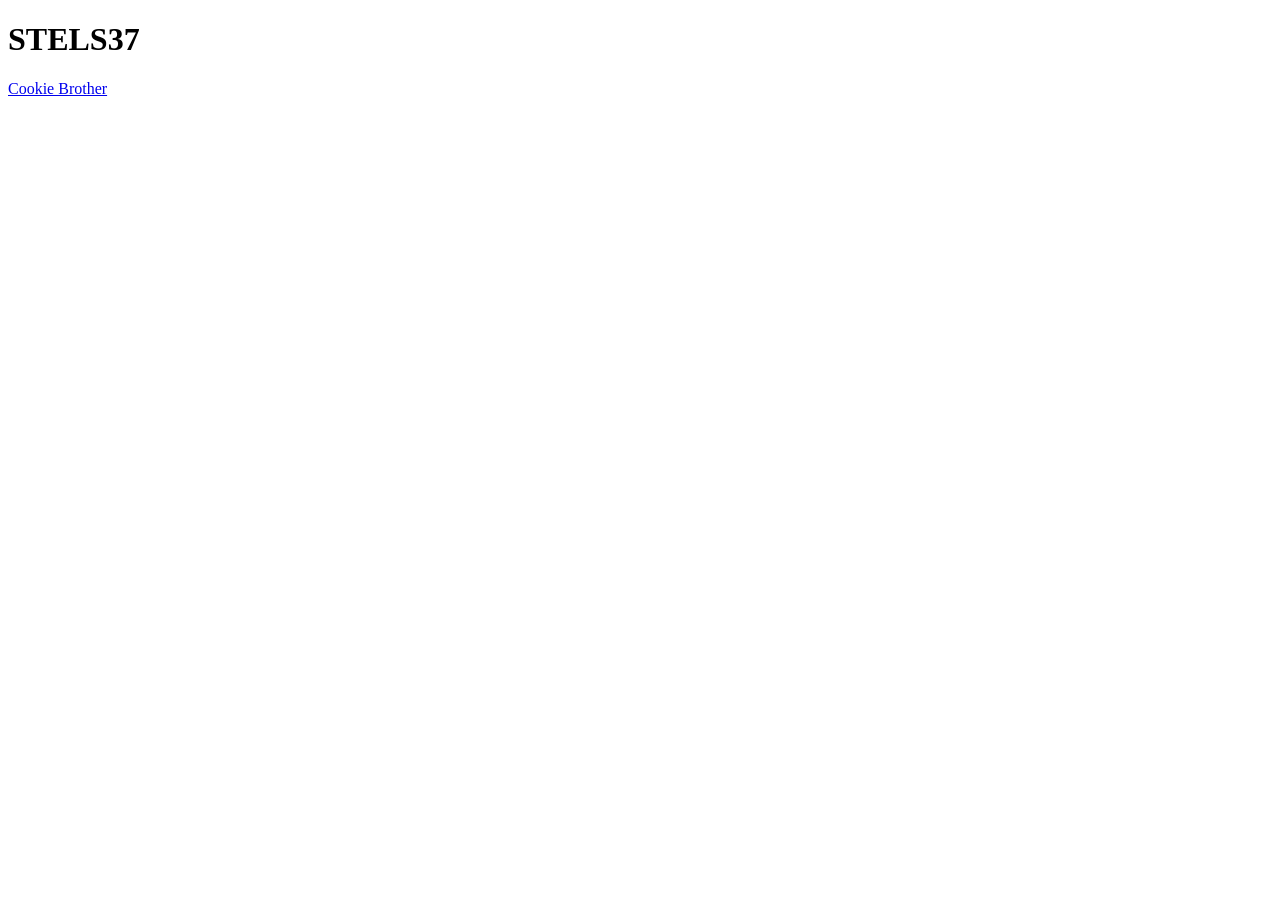
<file: index.html>
<!doctype html>
<html lang="en">
<head><meta charset="utf-8"><meta name="viewport" content="width=device-width, initial-scale=1"><title>STELS37</title></head>
<body><h1>STELS37</h1><p><a href="/cookie-brother/">Cookie Brother</a></p></body>
</html>
</file>
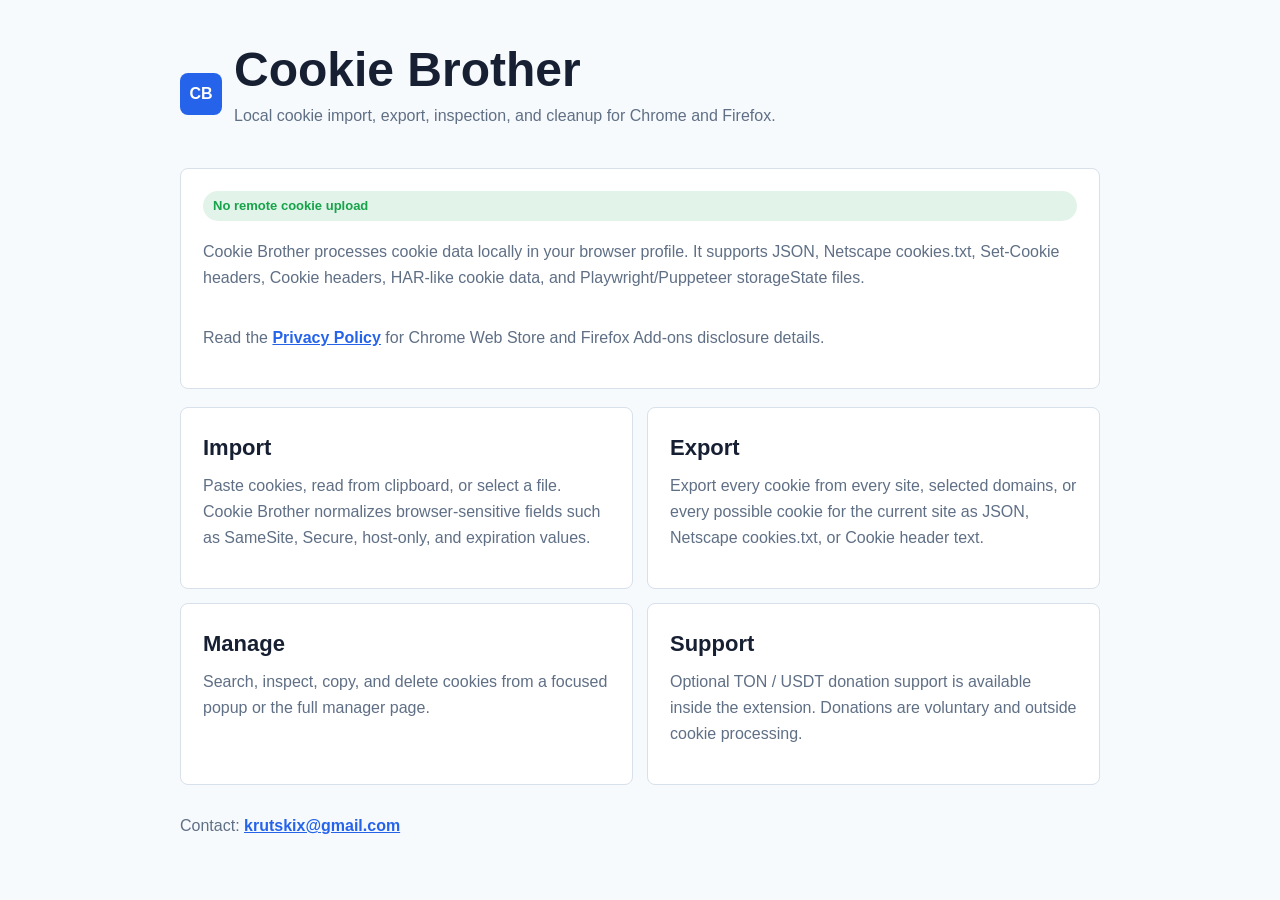
<file: cookie-brother/index.html>
<!doctype html>
<html lang="en">
<head>
  <meta charset="utf-8">
  <meta name="viewport" content="width=device-width, initial-scale=1">
  <title>Cookie Brother</title>
  <meta name="description" content="Cookie Brother is a local browser extension for importing, exporting, inspecting, and deleting cookies.">
  <link rel="stylesheet" href="styles.css">
</head>
<body>
  <header>
    <div class="brand">
      <span class="mark">CB</span>
      <div>
        <h1>Cookie Brother</h1>
        <p>Local cookie import, export, inspection, and cleanup for Chrome and Firefox.</p>
      </div>
    </div>
  </header>

  <main>
    <section class="hero">
      <span class="badge">No remote cookie upload</span>
      <p>
        Cookie Brother processes cookie data locally in your browser profile. It
        supports JSON, Netscape cookies.txt, Set-Cookie headers, Cookie headers,
        HAR-like cookie data, and Playwright/Puppeteer storageState files.
      </p>
      <p>
        Read the <a href="privacy-policy.html">Privacy Policy</a> for Chrome Web
        Store and Firefox Add-ons disclosure details.
      </p>
    </section>

    <section class="grid">
      <article class="card">
        <h2>Import</h2>
        <p>Paste cookies, read from clipboard, or select a file. Cookie Brother normalizes browser-sensitive fields such as SameSite, Secure, host-only, and expiration values.</p>
      </article>
      <article class="card">
        <h2>Export</h2>
        <p>Export every cookie from every site, selected domains, or every possible cookie for the current site as JSON, Netscape cookies.txt, or Cookie header text.</p>
      </article>
      <article class="card">
        <h2>Manage</h2>
        <p>Search, inspect, copy, and delete cookies from a focused popup or the full manager page.</p>
      </article>
      <article class="card">
        <h2>Support</h2>
        <p>Optional TON / USDT donation support is available inside the extension. Donations are voluntary and outside cookie processing.</p>
      </article>
    </section>
  </main>

  <footer>
    <p>Contact: <a href="mailto:krutskix@gmail.com">krutskix@gmail.com</a></p>
  </footer>
</body>
</html>
</file>
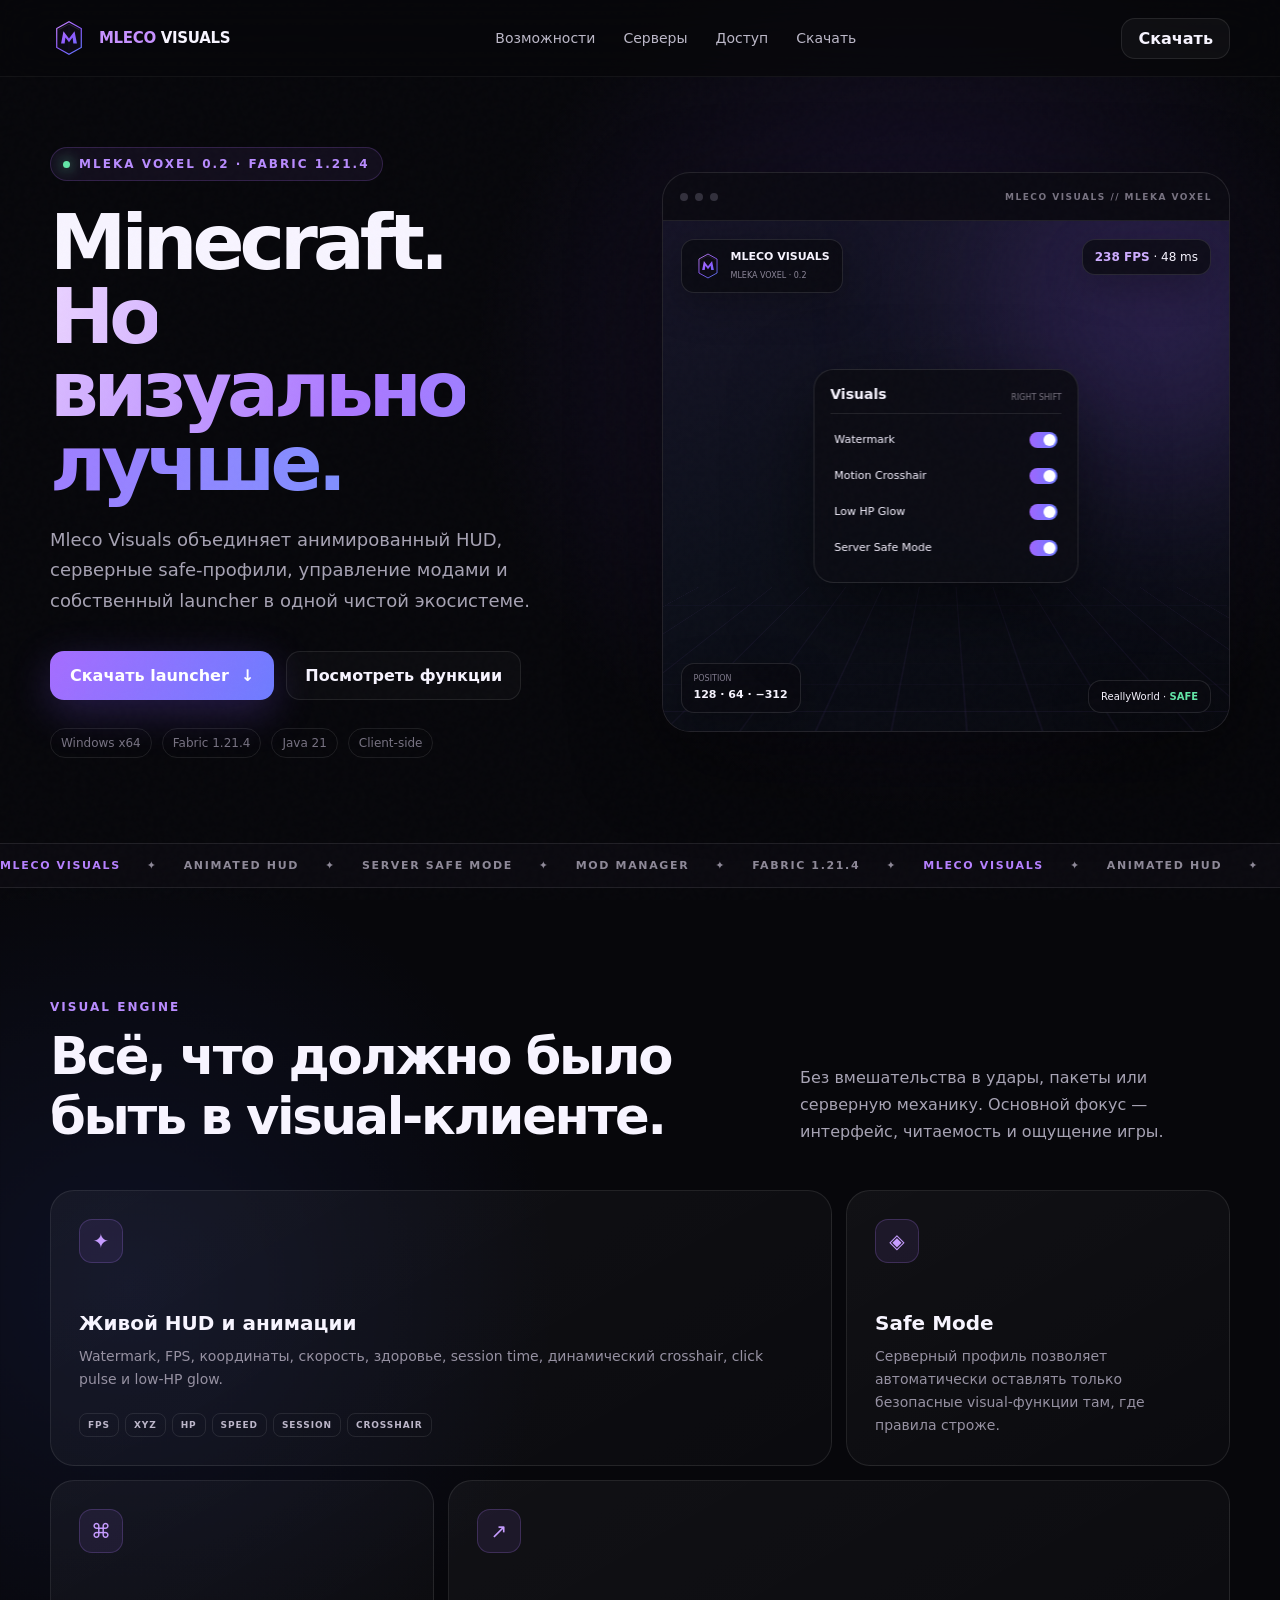
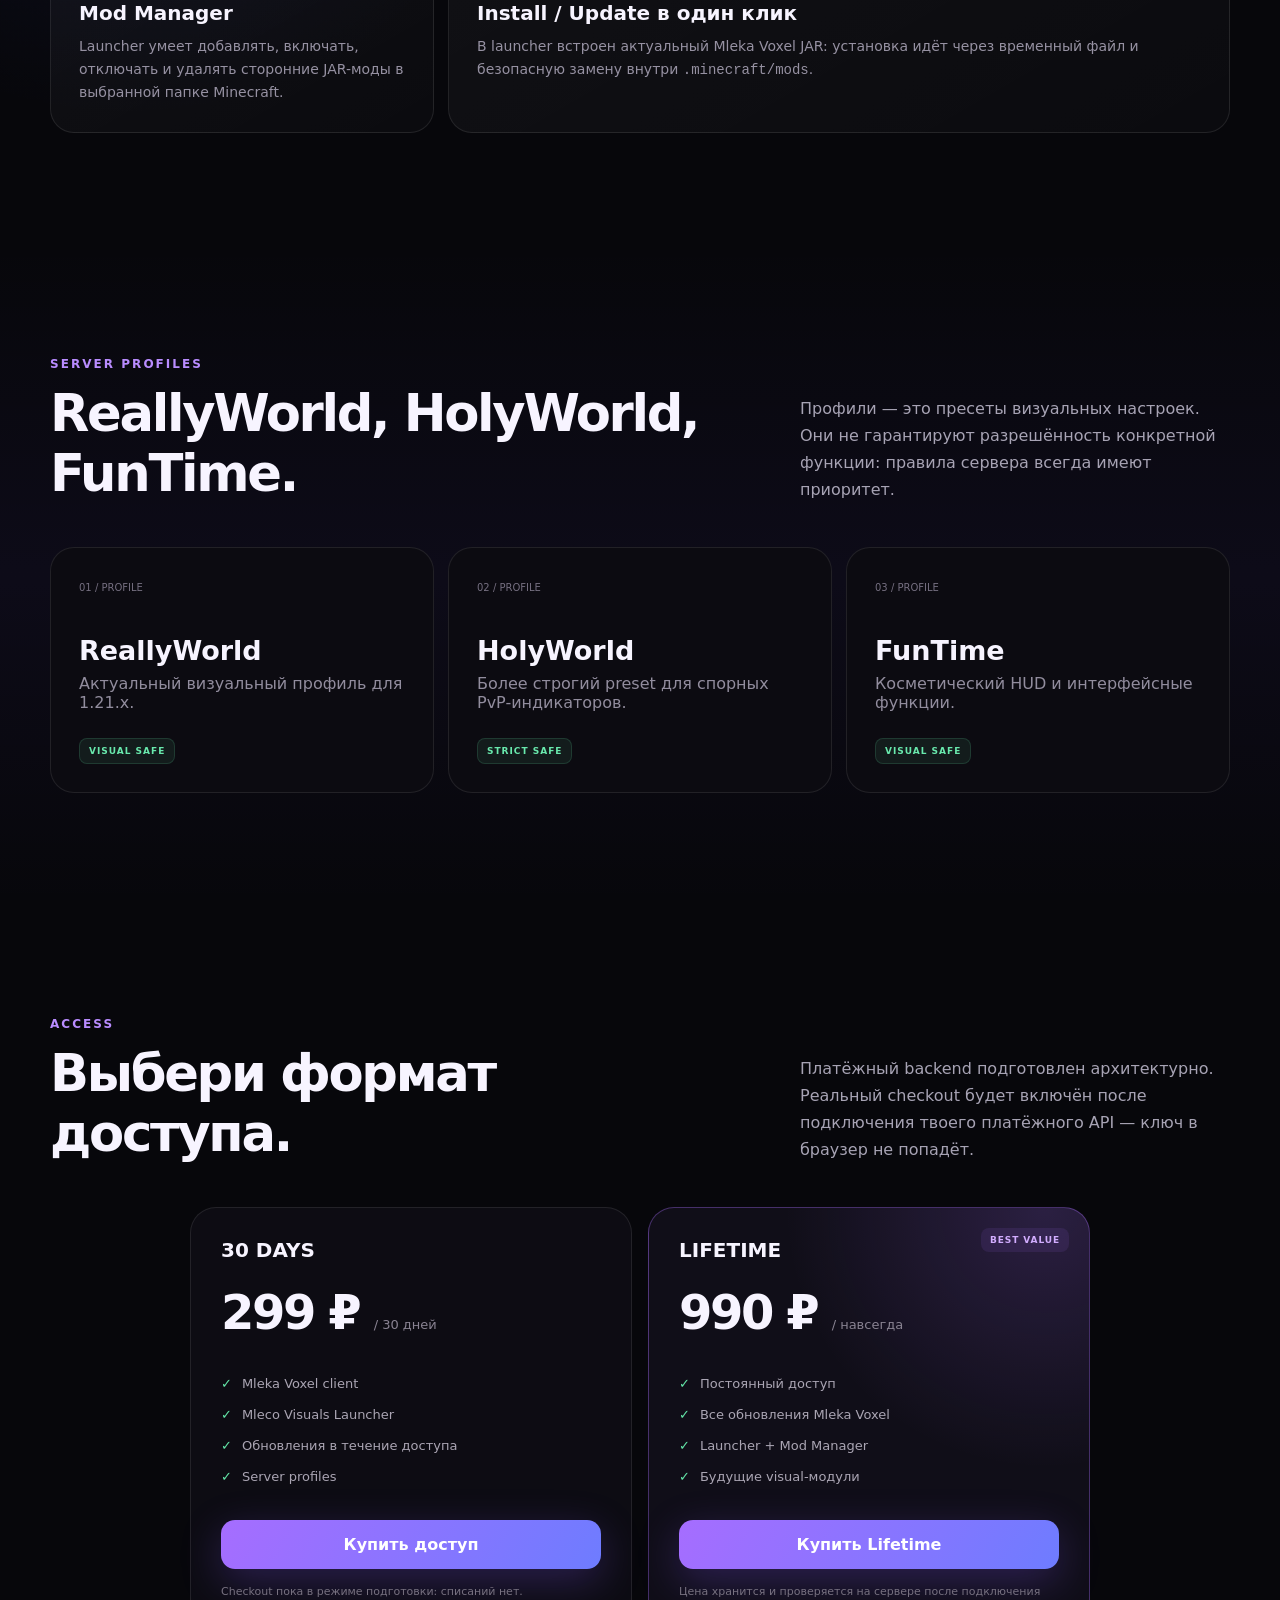
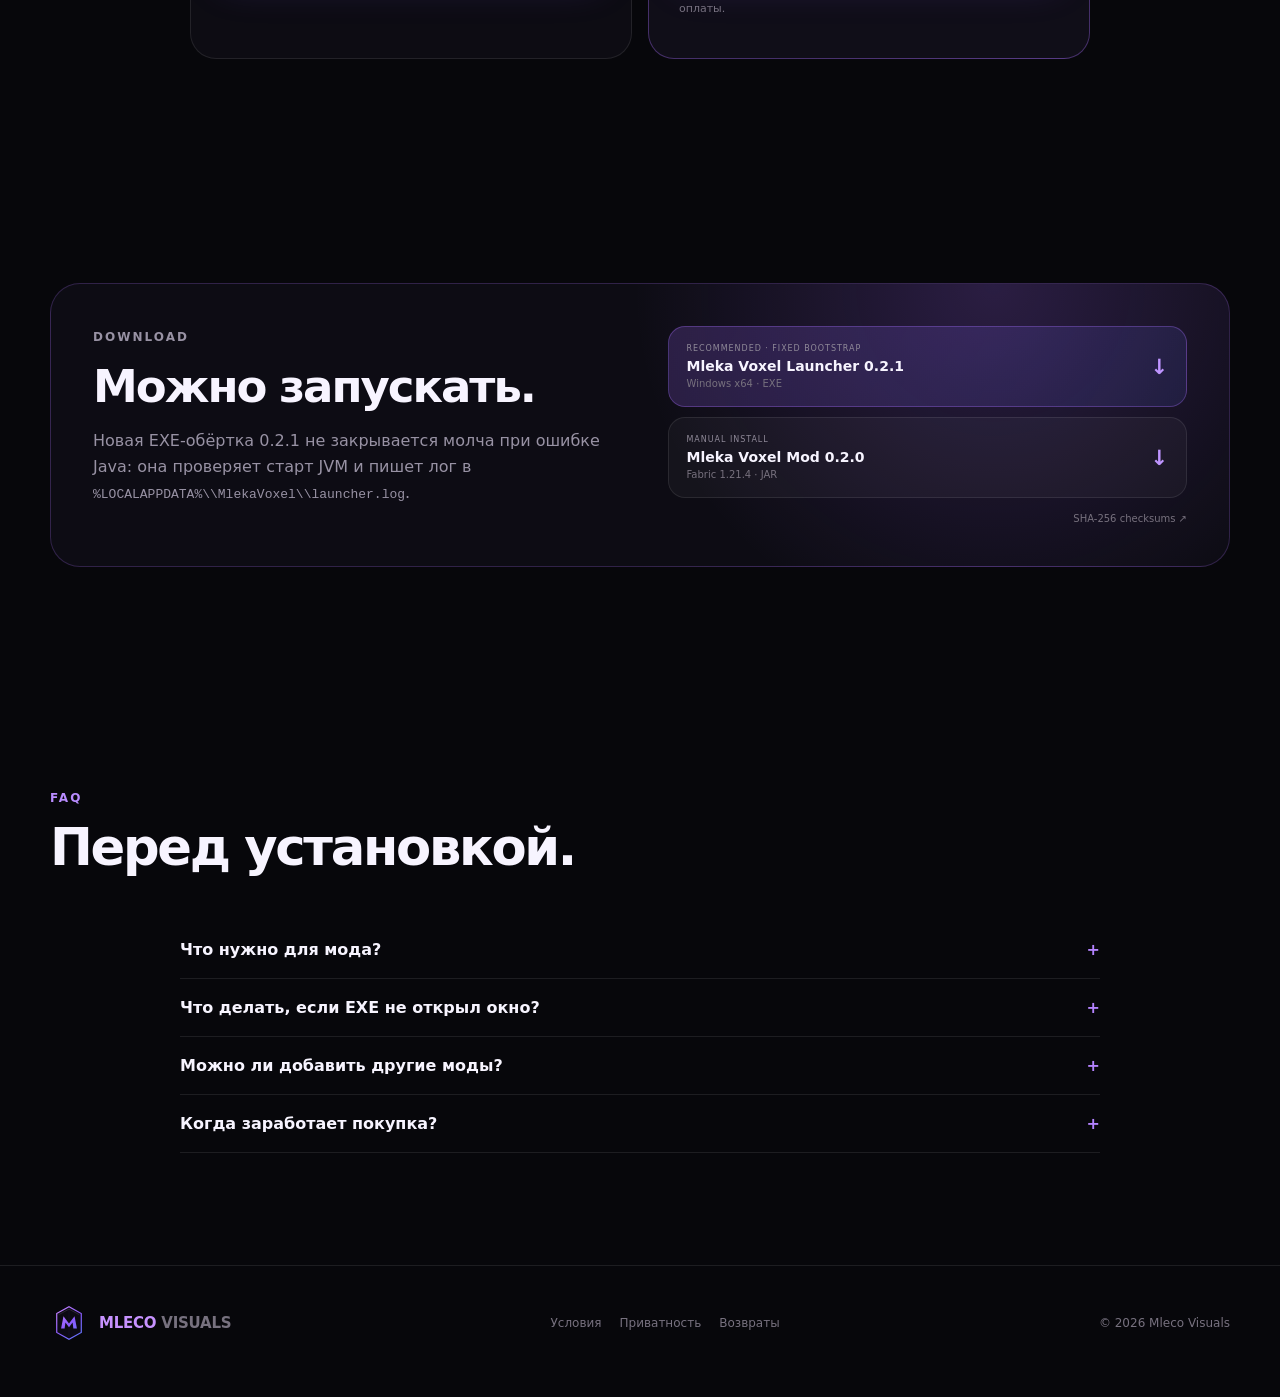
<file: mlecovisuals/index.html>
<!doctype html><html lang="ru"><head><meta charset="utf-8"><meta name="viewport" content="width=device-width,initial-scale=1"><meta name="theme-color" content="#07070b"><meta name="description" content="Mleco Visuals — Mleka Voxel: анимированный visual-клиент и launcher для Minecraft Fabric 1.21.4."><meta property="og:title" content="Mleco Visuals — Mleka Voxel"><meta property="og:description" content="Красивый Minecraft без лишнего шума. Visual HUD, Safe Mode и собственный launcher."><title>Mleco Visuals — Mleka Voxel</title><link rel="icon" href="./assets/favicon.svg" type="image/svg+xml"><link rel="stylesheet" href="./assets/styles.css"></head><body>
<div class="noise"></div><div class="orb a"></div><div class="orb b"></div>
<header class="nav-wrap"><nav class="nav container"><a class="brand" href="#top"><img src="./assets/logo.svg" alt=""><span><b>MLECO</b> VISUALS</span></a><div class="nav-links"><a href="#features">Возможности</a><a href="#servers">Серверы</a><a href="#pricing">Доступ</a><a href="#download">Скачать</a></div><a class="pill-btn" href="#download">Скачать</a></nav></header>
<main id="top">
<section class="hero container"><div class="reveal"><div class="eyebrow"><i></i> MLEKA VOXEL 0.2 · FABRIC 1.21.4</div><h1>Minecraft.<br><span>Но визуально лучше.</span></h1><p class="lead">Mleco Visuals объединяет анимированный HUD, серверные safe-профили, управление модами и собственный launcher в одной чистой экосистеме.</p><div class="hero-actions"><a class="primary-btn" href="#download">Скачать launcher <b>↓</b></a><a class="ghost-btn" href="#features">Посмотреть функции</a></div><div class="hero-meta"><span>Windows x64</span><span>Fabric 1.21.4</span><span>Java 21</span><span>Client-side</span></div></div>
<div class="visual-shell reveal" id="visualShell"><div class="window-top"><i></i><i></i><i></i><b>MLECO VISUALS // MLEKA VOXEL</b></div><div class="scene"><div class="hud watermark"><img src="./assets/logo.svg" alt=""><div><b>MLECO VISUALS</b><small>MLEKA VOXEL · 0.2</small></div></div><div class="hud fps"><b>238 FPS</b> · 48 ms</div><div class="hud coords"><small>POSITION</small><b>128 · 64 · −312</b></div><div class="hud server-pill">ReallyWorld · <span>SAFE</span></div><div class="cross"><i></i><i></i><i></i><i></i></div><div class="menu-card"><div class="menu-title"><b>Visuals</b><small>RIGHT SHIFT</small></div><div class="menu-row on"><span>Watermark</span><i class="switch"></i></div><div class="menu-row on"><span>Motion Crosshair</span><i class="switch"></i></div><div class="menu-row on"><span>Low HP Glow</span><i class="switch"></i></div><div class="menu-row on"><span>Server Safe Mode</span><i class="switch"></i></div></div></div></div></section>
<section class="ticker"><div class="ticker-track"><b>MLECO VISUALS</b><span>✦</span><span>ANIMATED HUD</span><span>✦</span><span>SERVER SAFE MODE</span><span>✦</span><span>MOD MANAGER</span><span>✦</span><span>FABRIC 1.21.4</span><span>✦</span><b>MLECO VISUALS</b><span>✦</span><span>ANIMATED HUD</span><span>✦</span><span>SERVER SAFE MODE</span><span>✦</span><span>MOD MANAGER</span><span>✦</span><span>FABRIC 1.21.4</span><span>✦</span></div></section>
<section id="features" class="section container"><div class="section-head reveal"><div><p class="kicker">VISUAL ENGINE</p><h2>Всё, что должно было быть в visual-клиенте.</h2></div><p>Без вмешательства в удары, пакеты или серверную механику. Основной фокус — интерфейс, читаемость и ощущение игры.</p></div><div class="feature-grid"><article class="card wide reveal"><div class="icon">✦</div><h3>Живой HUD и анимации</h3><p>Watermark, FPS, координаты, скорость, здоровье, session time, динамический crosshair, click pulse и low-HP glow.</p><div class="chips"><span>FPS</span><span>XYZ</span><span>HP</span><span>SPEED</span><span>SESSION</span><span>CROSSHAIR</span></div></article><article class="card reveal"><div class="icon">◈</div><h3>Safe Mode</h3><p>Серверный профиль позволяет автоматически оставлять только безопасные visual-функции там, где правила строже.</p></article><article class="card reveal"><div class="icon">⌘</div><h3>Mod Manager</h3><p>Launcher умеет добавлять, включать, отключать и удалять сторонние JAR-моды в выбранной папке Minecraft.</p></article><article class="card wide reveal"><div class="icon">↗</div><h3>Install / Update в один клик</h3><p>В launcher встроен актуальный Mleka Voxel JAR: установка идёт через временный файл и безопасную замену внутри <code>.minecraft/mods</code>.</p></article></div></section>
<section id="servers" class="section server-section"><div class="container"><div class="section-head reveal"><div><p class="kicker">SERVER PROFILES</p><h2>ReallyWorld, HolyWorld, FunTime.</h2></div><p>Профили — это пресеты визуальных настроек. Они не гарантируют разрешённость конкретной функции: правила сервера всегда имеют приоритет.</p></div><div class="server-grid"><article class="server-card reveal"><small>01 / PROFILE</small><h3>ReallyWorld</h3><p>Актуальный визуальный профиль для 1.21.x.</p><span class="tag">VISUAL SAFE</span></article><article class="server-card reveal"><small>02 / PROFILE</small><h3>HolyWorld</h3><p>Более строгий preset для спорных PvP-индикаторов.</p><span class="tag">STRICT SAFE</span></article><article class="server-card reveal"><small>03 / PROFILE</small><h3>FunTime</h3><p>Косметический HUD и интерфейсные функции.</p><span class="tag">VISUAL SAFE</span></article></div></div></section>
<section id="pricing" class="section container"><div class="section-head reveal"><div><p class="kicker">ACCESS</p><h2>Выбери формат доступа.</h2></div><p>Платёжный backend подготовлен архитектурно. Реальный checkout будет включён после подключения твоего платёжного API — ключ в браузер не попадёт.</p></div><div class="pricing-grid"><article class="price-card reveal"><h3>30 DAYS</h3><div class="price">299 ₽ <small>/ 30 дней</small></div><ul><li>Mleka Voxel client</li><li>Mleco Visuals Launcher</li><li>Обновления в течение доступа</li><li>Server profiles</li></ul><button class="primary-btn" data-buy="30 DAYS · 299 ₽">Купить доступ</button><p class="payment-note">Checkout пока в режиме подготовки: списаний нет.</p></article><article class="price-card featured reveal"><span class="badge">BEST VALUE</span><h3>LIFETIME</h3><div class="price">990 ₽ <small>/ навсегда</small></div><ul><li>Постоянный доступ</li><li>Все обновления Mleka Voxel</li><li>Launcher + Mod Manager</li><li>Будущие visual-модули</li></ul><button class="primary-btn" data-buy="LIFETIME · 990 ₽">Купить Lifetime</button><p class="payment-note">Цена хранится и проверяется на сервере после подключения оплаты.</p></article></div></section>
<section id="download" class="section container"><div class="download-panel reveal"><div><p class="kicker">DOWNLOAD</p><h2>Можно запускать.</h2><p>Новая EXE-обёртка 0.2.1 не закрывается молча при ошибке Java: она проверяет старт JVM и пишет лог в <code>%LOCALAPPDATA%\\MlekaVoxel\\launcher.log</code>.</p></div><div class="download-actions"><a class="download-card primary" href="./downloads/MlekaVoxelLauncher-0.2.1.exe" download><span><small>RECOMMENDED · FIXED BOOTSTRAP</small><b>Mleka Voxel Launcher 0.2.1</b><em>Windows x64 · EXE</em></span><strong>↓</strong></a><a class="download-card" href="./downloads/MlekaVoxel-0.2.0-mc1.21.4.jar" download><span><small>MANUAL INSTALL</small><b>Mleka Voxel Mod 0.2.0</b><em>Fabric 1.21.4 · JAR</em></span><strong>↓</strong></a><a class="hash" href="./downloads/SHA256SUMS.txt" download>SHA-256 checksums ↗</a></div></div></section>
<section class="section container"><div class="section-head reveal"><div><p class="kicker">FAQ</p><h2>Перед установкой.</h2></div></div><div class="faq"><details class="reveal"><summary>Что нужно для мода?</summary><p>Minecraft 1.21.4, Fabric Loader 0.16.9+ и Java 21. Текущий JAR не требует отдельного Fabric API.</p></details><details class="reveal"><summary>Что делать, если EXE не открыл окно?</summary><p>Версия 0.2.1 создаёт лог в <code>%LOCALAPPDATA%\\MlekaVoxel\\launcher.log</code> и показывает ошибку, если ни одна найденная Java не смогла запустить launcher.</p></details><details class="reveal"><summary>Можно ли добавить другие моды?</summary><p>Да. В launcher можно выбрать папку Minecraft и управлять JAR-файлами в папке <code>mods</code>.</p></details><details class="reveal"><summary>Когда заработает покупка?</summary><p>Как только будет подключён выбранный платёжный провайдер. API-ключ хранится только на сервере; интерфейс уже подготовлен.</p></details></div></section>
</main><footer class="footer"><div class="container footer-inner"><a class="brand" href="#top"><img src="./assets/logo.svg" alt=""><span><b>MLECO</b> VISUALS</span></a><div class="footer-links"><a href="./terms/">Условия</a><a href="./privacy/">Приватность</a><a href="./refund/">Возвраты</a></div><span>© <span id="year"></span> Mleco Visuals</span></div></footer>
<div id="buyModal" class="modal" aria-hidden="true"><div class="modal-card"><div class="modal-head"><div class="brand"><img src="./assets/logo.svg" alt=""><span><b>MLECO</b> CHECKOUT</span></div><button id="closeModal" aria-label="Закрыть">×</button></div><h3 id="modalPlan">Доступ</h3><p>Интерфейс покупки готов. Реальные платежи включатся после того, как будет добавлен API платёжного провайдера на сервере.</p><div class="status-box">PAYMENT API: ещё не подключён · никаких списаний сейчас не происходит.</div></div></div>
<script src="./assets/app.js"></script></body></html>
</file>
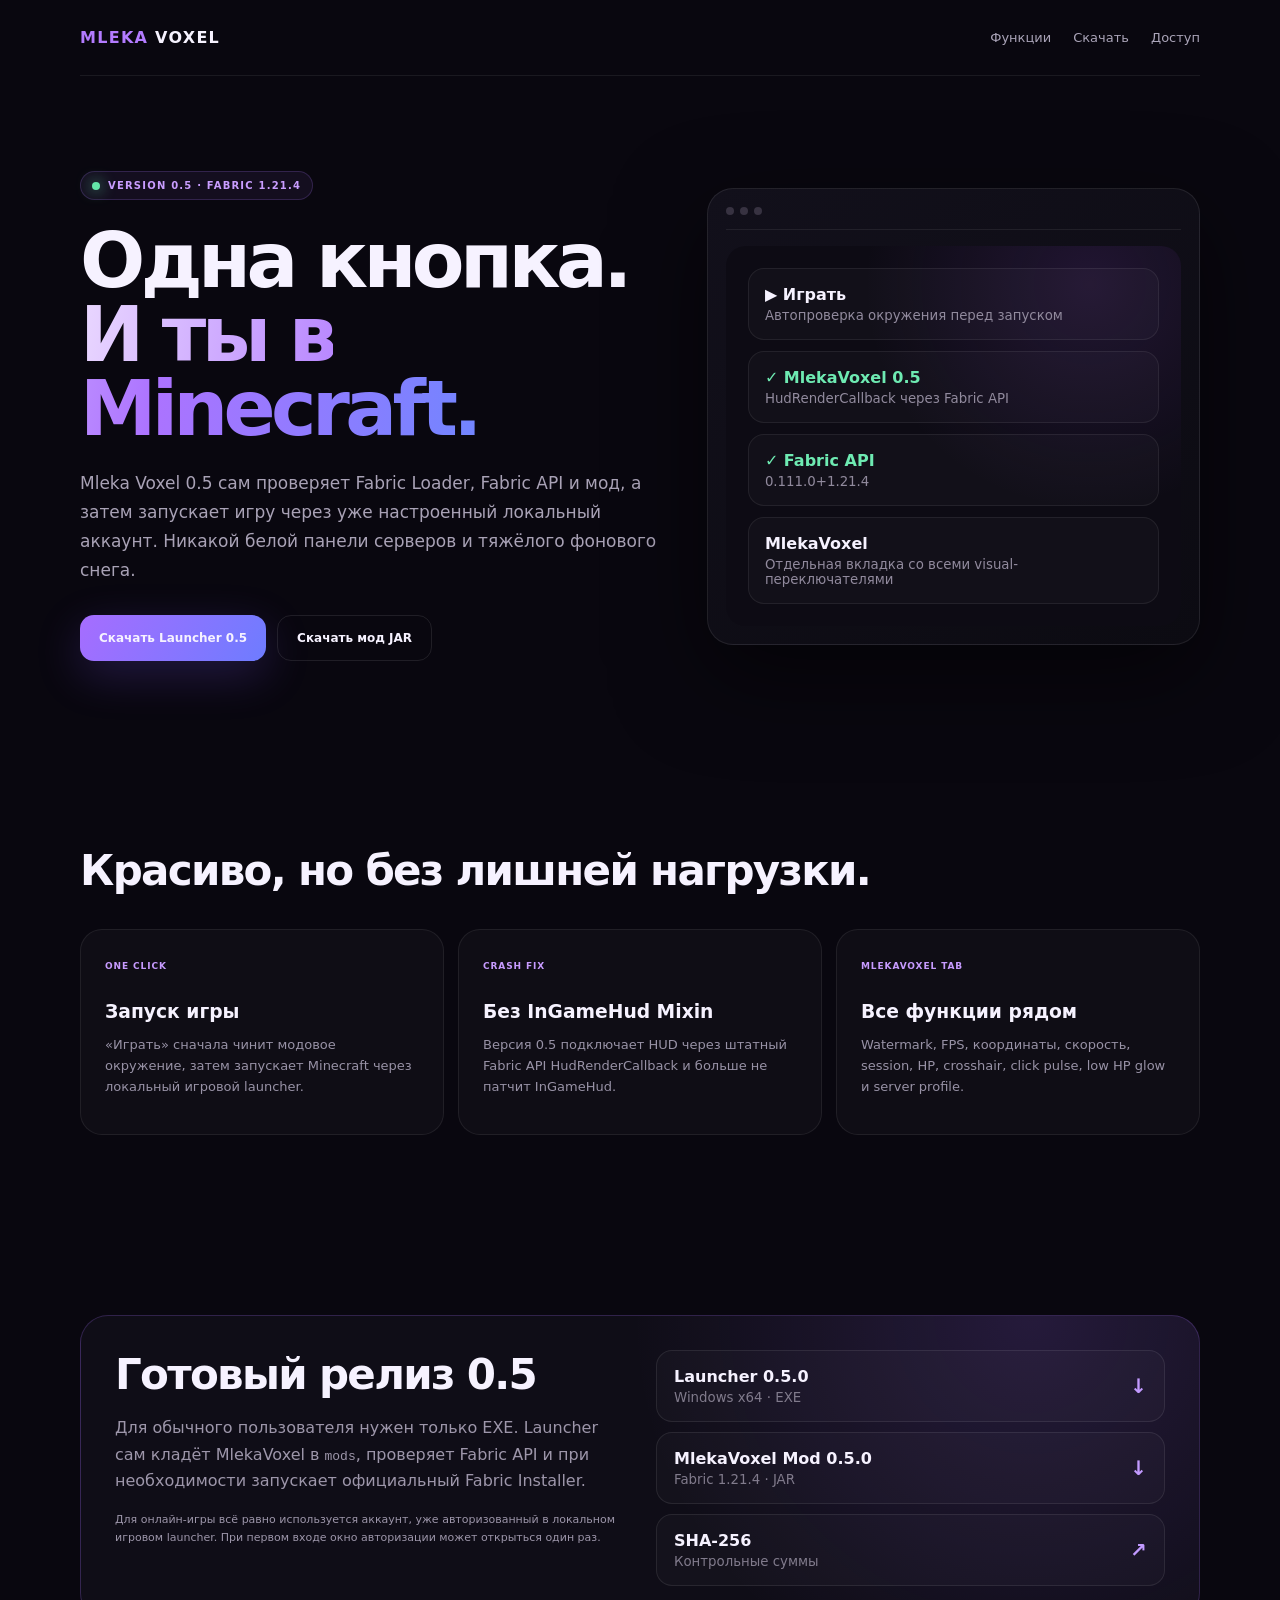
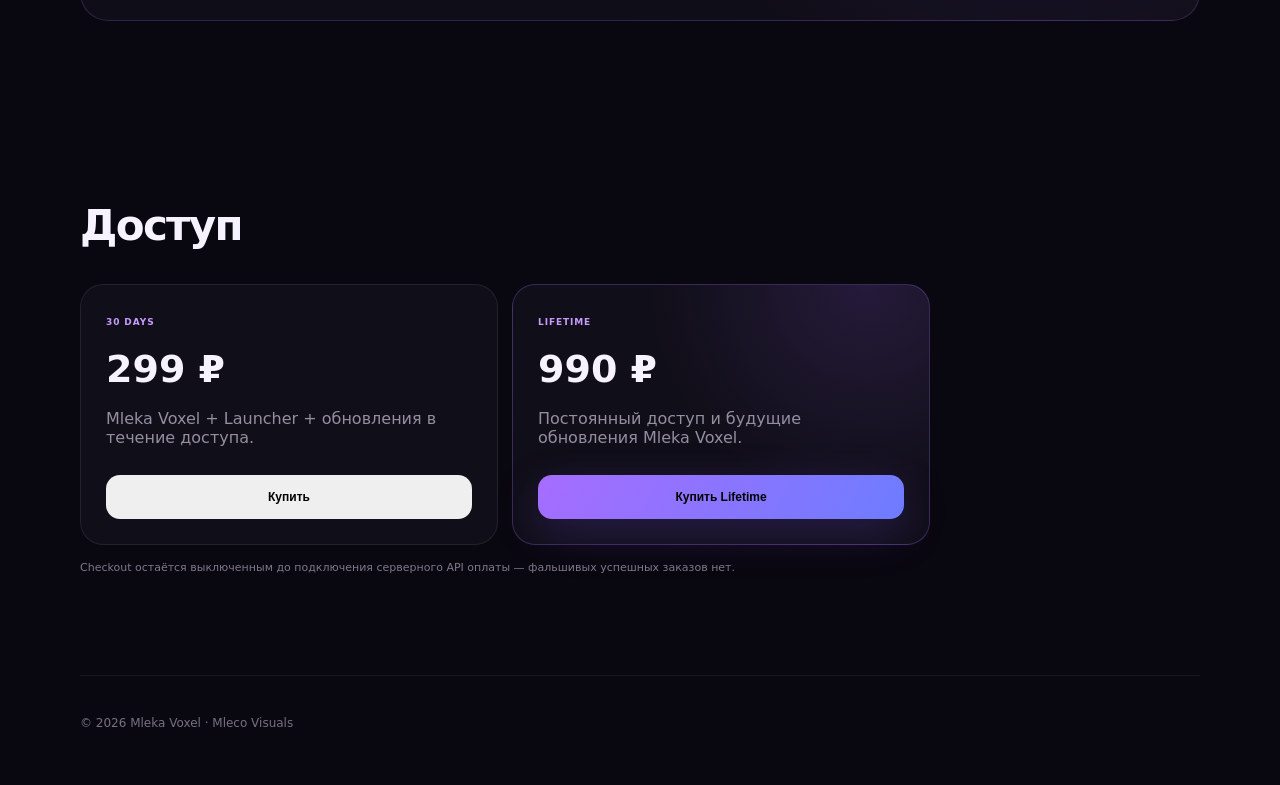
<file: mlekovoxel/index.html>
<!doctype html><html lang="ru"><head><meta charset="utf-8"><meta name="viewport" content="width=device-width,initial-scale=1"><title>Mleka Voxel 0.5 — Visual Client</title><meta name="theme-color" content="#09070f"><style>
*{box-sizing:border-box}html{scroll-behavior:smooth}body{margin:0;background:#09070f;color:#f6f2ff;font-family:Inter,Segoe UI,system-ui,sans-serif}a{color:inherit;text-decoration:none}.wrap{width:min(1120px,calc(100% - 36px));margin:auto}.nav{height:76px;display:flex;align-items:center;justify-content:space-between;border-bottom:1px solid #ffffff12}.brand{font-weight:900;letter-spacing:.08em}.brand b{color:#b37bff}.navlinks{display:flex;gap:22px;color:#aaa4b8;font-size:13px}.hero{min-height:680px;display:grid;grid-template-columns:1.08fr .92fr;gap:48px;align-items:center}.badge{display:inline-flex;align-items:center;gap:8px;padding:8px 11px;border:1px solid #aa78ff33;border-radius:999px;background:#a76fff12;color:#c99dff;font-size:10px;font-weight:800;letter-spacing:.12em}.dot{width:8px;height:8px;background:#63e6a8;border-radius:50%;box-shadow:0 0 15px #63e6a8}.hero h1{font-size:clamp(50px,6vw,80px);line-height:.96;letter-spacing:-.06em;margin:24px 0}.hero h1 span{background:linear-gradient(100deg,#ead8ff,#ac73ff,#7185ff);background-clip:text;color:transparent}.lead{font-size:17px;line-height:1.7;color:#a9a2b6;max-width:620px}.actions{display:flex;gap:11px;flex-wrap:wrap;margin-top:30px}.btn{display:inline-flex;align-items:center;justify-content:center;padding:15px 19px;border-radius:14px;border:1px solid #ffffff18;font-size:12px;font-weight:800;transition:.18s}.btn:hover{transform:translateY(-2px);background:#ffffff0b}.btn.primary{background:linear-gradient(120deg,#a66dff,#6e7cff);border:0;box-shadow:0 14px 45px #8158ff38}.btn.primary:hover{filter:brightness(1.08)}.mock{border:1px solid #ffffff16;border-radius:26px;background:linear-gradient(145deg,#12101b,#0c0b12);padding:18px;box-shadow:0 30px 90px #0008}.mocktop{display:flex;gap:6px;padding-bottom:14px;border-bottom:1px solid #ffffff12}.mocktop i{width:8px;height:8px;border-radius:50%;background:#373241}.screen{height:380px;border-radius:20px;margin-top:16px;padding:22px;background:radial-gradient(circle at 80% 10%,#7b43b72e,transparent 45%),#0d0b14}.screen .row{padding:16px;border:1px solid #ffffff12;border-radius:16px;margin-bottom:11px;background:#ffffff06}.row small{display:block;color:#918a9d;margin-top:4px}.ok{color:#6eeab2}.section{padding:90px 0}.section h2{font-size:42px;letter-spacing:-.04em;margin:0 0 34px}.grid{display:grid;grid-template-columns:repeat(3,1fr);gap:14px}.card{border:1px solid #ffffff12;background:#ffffff07;border-radius:22px;padding:24px;min-height:190px;transition:.2s}.card:hover{transform:translateY(-4px);border-color:#aa75ff40}.tag{font-size:9px;font-weight:900;letter-spacing:.1em;color:#c79bff}.card h3{margin:28px 0 8px}.card p{color:#9892a6;font-size:13px;line-height:1.6}.download{display:grid;grid-template-columns:1fr 1fr;gap:32px;padding:34px;border:1px solid #a56cff38;border-radius:28px;background:radial-gradient(circle at 85% 0,#9d63ff27,transparent 40%),#0f0d17}.download h2{margin:0 0 12px}.download p{color:#9d96aa;line-height:1.65}.files{display:grid;gap:10px}.file{display:flex;justify-content:space-between;align-items:center;padding:16px 17px;border:1px solid #ffffff16;border-radius:16px;background:#ffffff06;transition:.18s}.file:hover{background:#ffffff0b;transform:translateY(-2px)}.file small{display:block;color:#817b8c;margin-top:4px}.file strong{color:#c29aff;font-size:20px}.shop{display:grid;grid-template-columns:1fr 1fr;gap:14px;max-width:850px}.price{border:1px solid #ffffff14;border-radius:23px;padding:25px;background:#100e18}.price.featured{border-color:#aa75ff44;background:radial-gradient(circle at 85% 0,#9f64ff25,transparent 50%),#100e18}.price b{font-size:38px;display:block;margin:18px 0}.price p{color:#948ea1}.buy{border:0;cursor:pointer;width:100%;margin-top:12px}.note{font-size:11px;color:#7f788b}.footer{padding:40px 0 55px;border-top:1px solid #ffffff10;color:#777181;font-size:12px}@media(max-width:850px){.hero{grid-template-columns:1fr;padding:70px 0}.mock{display:none}.grid,.download,.shop{grid-template-columns:1fr}.navlinks{display:none}}
</style></head><body><header class="wrap nav"><div class="brand"><b>MLEKA</b> VOXEL</div><div class="navlinks"><a href="#features">Функции</a><a href="#download">Скачать</a><a href="#buy">Доступ</a></div></header><main>
<section class="wrap hero"><div><span class="badge"><i class="dot"></i> VERSION 0.5 · FABRIC 1.21.4</span><h1>Одна кнопка.<br><span>И ты в Minecraft.</span></h1><p class="lead">Mleka Voxel 0.5 сам проверяет Fabric Loader, Fabric API и мод, а затем запускает игру через уже настроенный локальный аккаунт. Никакой белой панели серверов и тяжёлого фонового снега.</p><div class="actions"><a class="btn primary" href="./downloads/MlekaVoxelLauncher-0.5.0.exe" download>Скачать Launcher 0.5</a><a class="btn" href="./downloads/MlekaVoxel-0.5.0-mc1.21.4.jar" download>Скачать мод JAR</a></div></div><div class="mock"><div class="mocktop"><i></i><i></i><i></i></div><div class="screen"><div class="row"><b>▶ Играть</b><small>Автопроверка окружения перед запуском</small></div><div class="row"><b class="ok">✓ MlekaVoxel 0.5</b><small>HudRenderCallback через Fabric API</small></div><div class="row"><b class="ok">✓ Fabric API</b><small>0.111.0+1.21.4</small></div><div class="row"><b>MlekaVoxel</b><small>Отдельная вкладка со всеми visual-переключателями</small></div></div></div></section>
<section id="features" class="wrap section"><h2>Красиво, но без лишней нагрузки.</h2><div class="grid"><article class="card"><span class="tag">ONE CLICK</span><h3>Запуск игры</h3><p>«Играть» сначала чинит модовое окружение, затем запускает Minecraft через локальный игровой launcher.</p></article><article class="card"><span class="tag">CRASH FIX</span><h3>Без InGameHud Mixin</h3><p>Версия 0.5 подключает HUD через штатный Fabric API HudRenderCallback и больше не патчит InGameHud.</p></article><article class="card"><span class="tag">MLEKAVOXEL TAB</span><h3>Все функции рядом</h3><p>Watermark, FPS, координаты, скорость, session, HP, crosshair, click pulse, low HP glow и server profile.</p></article></div></section>
<section id="download" class="wrap section"><div class="download"><div><h2>Готовый релиз 0.5</h2><p>Для обычного пользователя нужен только EXE. Launcher сам кладёт MlekaVoxel в <code>mods</code>, проверяет Fabric API и при необходимости запускает официальный Fabric Installer.</p><p class="note">Для онлайн-игры всё равно используется аккаунт, уже авторизованный в локальном игровом launcher. При первом входе окно авторизации может открыться один раз.</p></div><div class="files"><a class="file" href="./downloads/MlekaVoxelLauncher-0.5.0.exe" download><span><b>Launcher 0.5.0</b><small>Windows x64 · EXE</small></span><strong>↓</strong></a><a class="file" href="./downloads/MlekaVoxel-0.5.0-mc1.21.4.jar" download><span><b>MlekaVoxel Mod 0.5.0</b><small>Fabric 1.21.4 · JAR</small></span><strong>↓</strong></a><a class="file" href="./downloads/SHA256SUMS.txt" download><span><b>SHA-256</b><small>Контрольные суммы</small></span><strong>↗</strong></a></div></div></section>
<section id="buy" class="wrap section"><h2>Доступ</h2><div class="shop"><article class="price"><span class="tag">30 DAYS</span><b>299 ₽</b><p>Mleka Voxel + Launcher + обновления в течение доступа.</p><button class="btn buy" onclick="alert('Платёжный API ещё не подключён. Списаний сейчас нет.')">Купить</button></article><article class="price featured"><span class="tag">LIFETIME</span><b>990 ₽</b><p>Постоянный доступ и будущие обновления Mleka Voxel.</p><button class="btn primary buy" onclick="alert('Платёжный API ещё не подключён. Списаний сейчас нет.')">Купить Lifetime</button></article></div><p class="note" style="margin-top:16px">Checkout остаётся выключенным до подключения серверного API оплаты — фальшивых успешных заказов нет.</p></section>
</main><footer class="wrap footer">© 2026 Mleka Voxel · Mleco Visuals</footer></body></html>
</file>
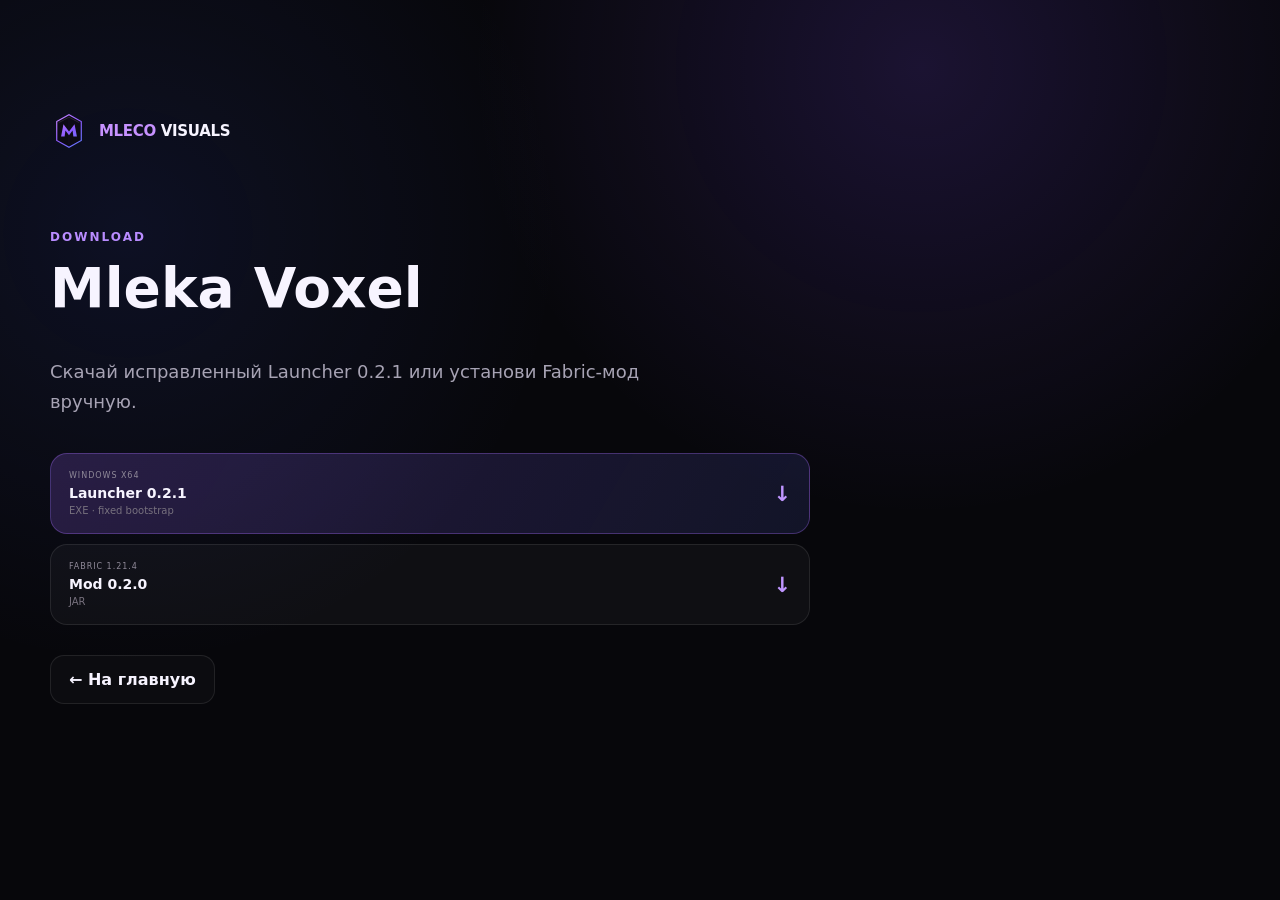
<file: mlecovisuals/download/index.html>
<!doctype html><meta charset="utf-8"><meta name="viewport" content="width=device-width,initial-scale=1"><title>Mleco Visuals — Download</title><link rel="icon" href="../assets/favicon.svg"><link rel="stylesheet" href="../assets/styles.css"><body><main class="section container"><a class="brand" href="../"><img src="../assets/logo.svg"><span><b>MLECO</b> VISUALS</span></a><div style="max-width:760px;margin-top:80px"><p class="kicker">DOWNLOAD</p><h1 style="font-size:55px">Mleka Voxel</h1><p class="lead">Скачай исправленный Launcher 0.2.1 или установи Fabric-мод вручную.</p><div class="download-actions" style="margin-top:35px"><a class="download-card primary" href="../downloads/MlekaVoxelLauncher-0.2.1.exe" download><span><small>WINDOWS X64</small><b>Launcher 0.2.1</b><em>EXE · fixed bootstrap</em></span><strong>↓</strong></a><a class="download-card" href="../downloads/MlekaVoxel-0.2.0-mc1.21.4.jar" download><span><small>FABRIC 1.21.4</small><b>Mod 0.2.0</b><em>JAR</em></span><strong>↓</strong></a></div><p style="margin-top:30px"><a class="ghost-btn" href="../">← На главную</a></p></div></main></body>
</file>
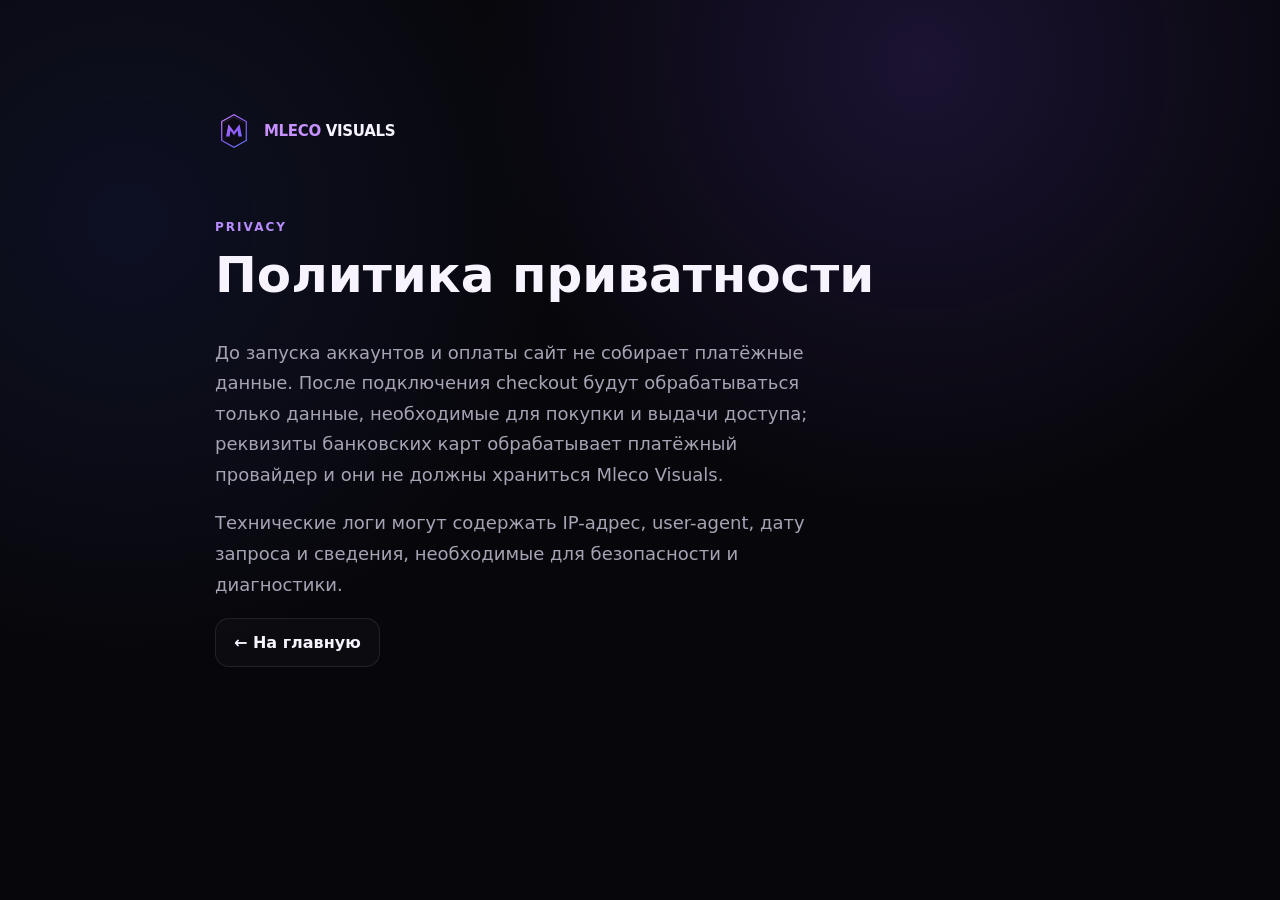
<file: mlecovisuals/privacy/index.html>
<!doctype html><meta charset="utf-8"><meta name="viewport" content="width=device-width,initial-scale=1"><title>Mleco Visuals — Privacy</title><link rel="stylesheet" href="../assets/styles.css"><body><main class="section container" style="max-width:850px"><a class="brand" href="../"><img src="../assets/logo.svg"><span><b>MLECO</b> VISUALS</span></a><div style="margin-top:70px"><p class="kicker">PRIVACY</p><h1 style="font-size:50px">Политика приватности</h1><p class="lead">До запуска аккаунтов и оплаты сайт не собирает платёжные данные. После подключения checkout будут обрабатываться только данные, необходимые для покупки и выдачи доступа; реквизиты банковских карт обрабатывает платёжный провайдер и они не должны храниться Mleco Visuals.</p><p class="lead">Технические логи могут содержать IP-адрес, user-agent, дату запроса и сведения, необходимые для безопасности и диагностики.</p><p><a class="ghost-btn" href="../">← На главную</a></p></div></main></body>
</file>
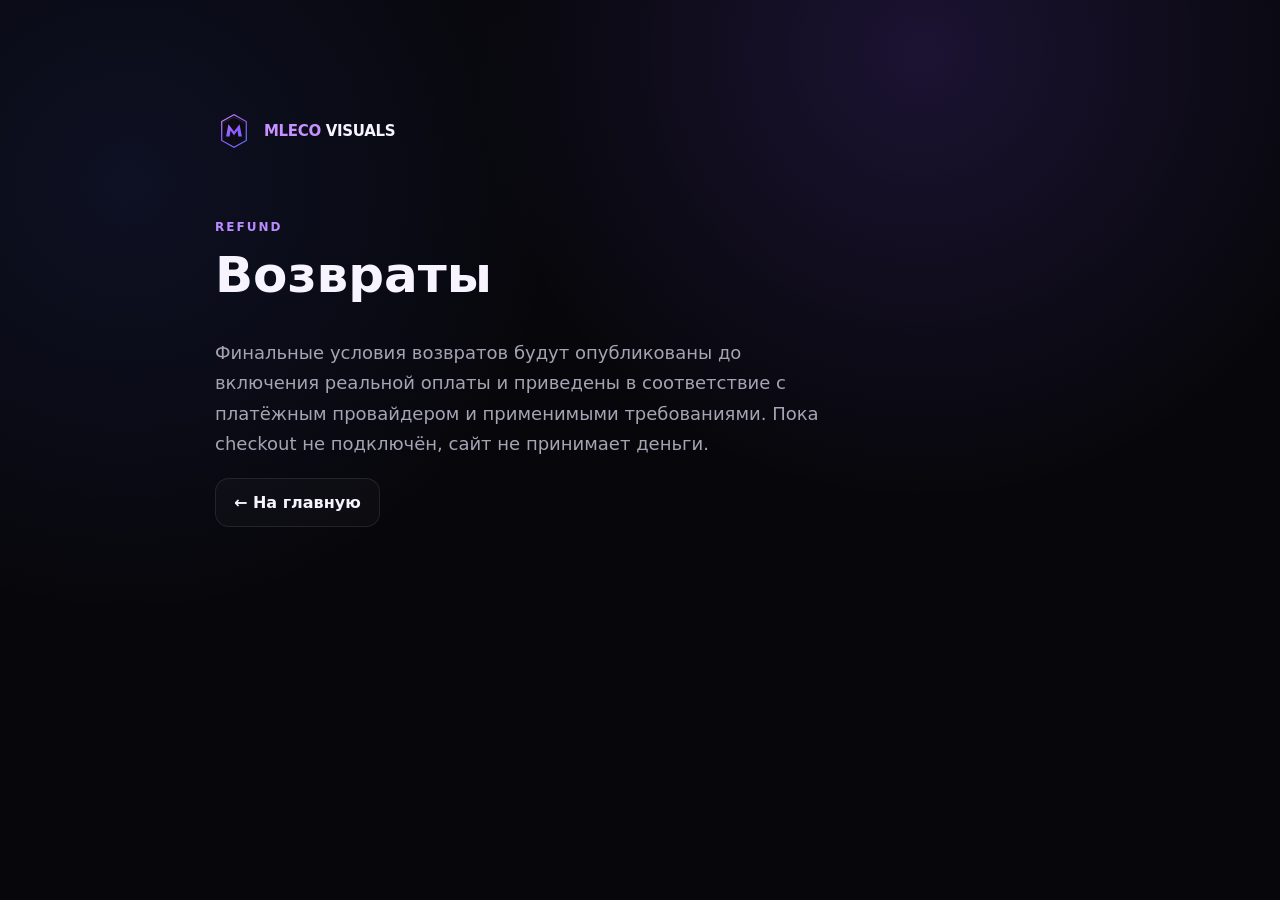
<file: mlecovisuals/refund/index.html>
<!doctype html><meta charset="utf-8"><meta name="viewport" content="width=device-width,initial-scale=1"><title>Mleco Visuals — Refund</title><link rel="stylesheet" href="../assets/styles.css"><body><main class="section container" style="max-width:850px"><a class="brand" href="../"><img src="../assets/logo.svg"><span><b>MLECO</b> VISUALS</span></a><div style="margin-top:70px"><p class="kicker">REFUND</p><h1 style="font-size:50px">Возвраты</h1><p class="lead">Финальные условия возвратов будут опубликованы до включения реальной оплаты и приведены в соответствие с платёжным провайдером и применимыми требованиями. Пока checkout не подключён, сайт не принимает деньги.</p><p><a class="ghost-btn" href="../">← На главную</a></p></div></main></body>
</file>
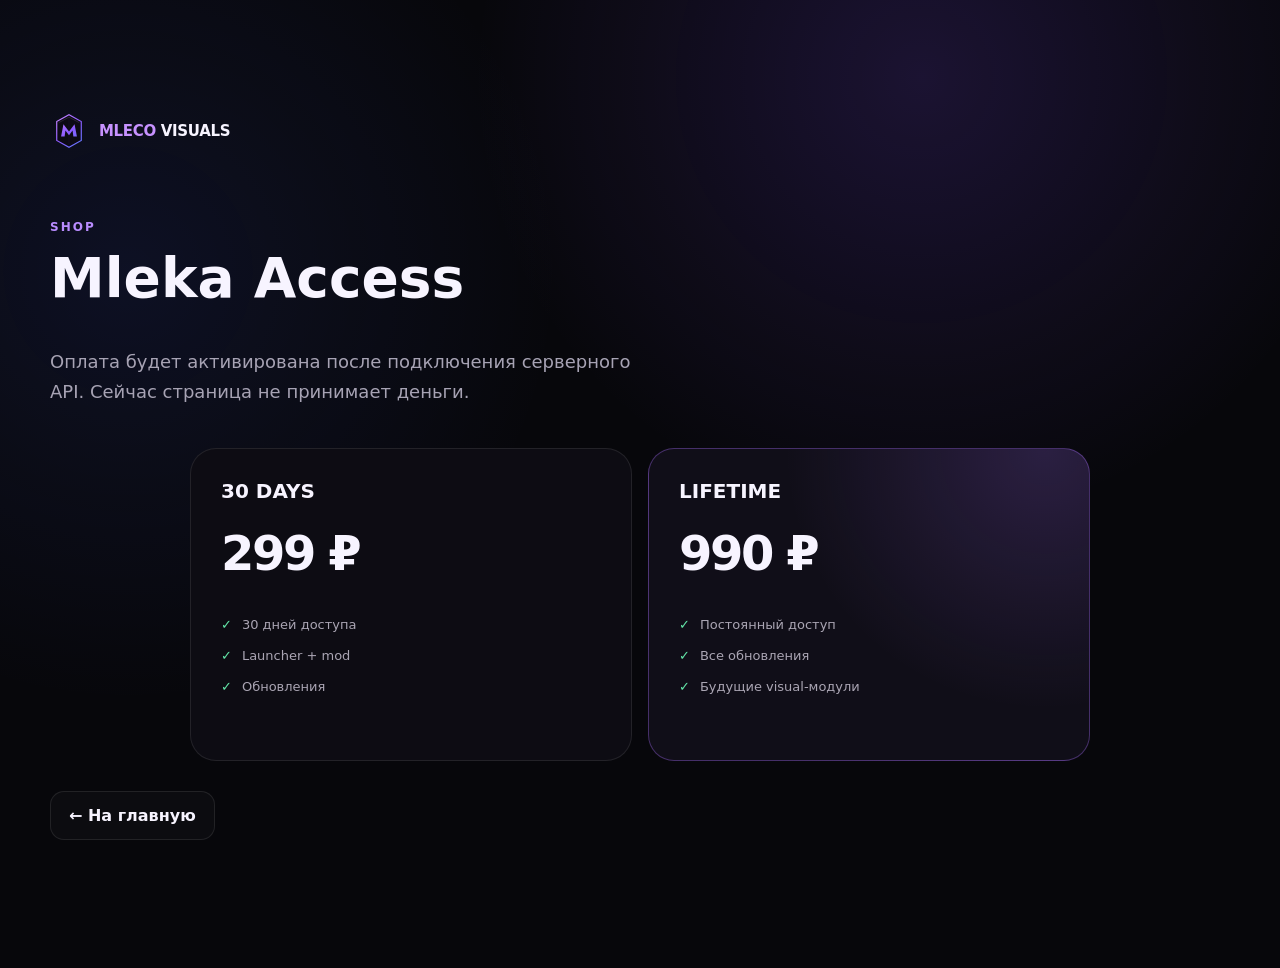
<file: mlecovisuals/shop/index.html>
<!doctype html><meta charset="utf-8"><meta name="viewport" content="width=device-width,initial-scale=1"><title>Mleco Visuals — Shop</title><link rel="icon" href="../assets/favicon.svg"><link rel="stylesheet" href="../assets/styles.css"><body><main class="section container"><a class="brand" href="../"><img src="../assets/logo.svg"><span><b>MLECO</b> VISUALS</span></a><div style="margin-top:70px"><p class="kicker">SHOP</p><h1 style="font-size:55px">Mleka Access</h1><p class="lead">Оплата будет активирована после подключения серверного API. Сейчас страница не принимает деньги.</p><div class="pricing-grid" style="margin-top:40px"><article class="price-card"><h3>30 DAYS</h3><div class="price">299 ₽</div><ul><li>30 дней доступа</li><li>Launcher + mod</li><li>Обновления</li></ul></article><article class="price-card featured"><h3>LIFETIME</h3><div class="price">990 ₽</div><ul><li>Постоянный доступ</li><li>Все обновления</li><li>Будущие visual-модули</li></ul></article></div><p style="margin-top:30px"><a class="ghost-btn" href="../">← На главную</a></p></div></main></body>
</file>
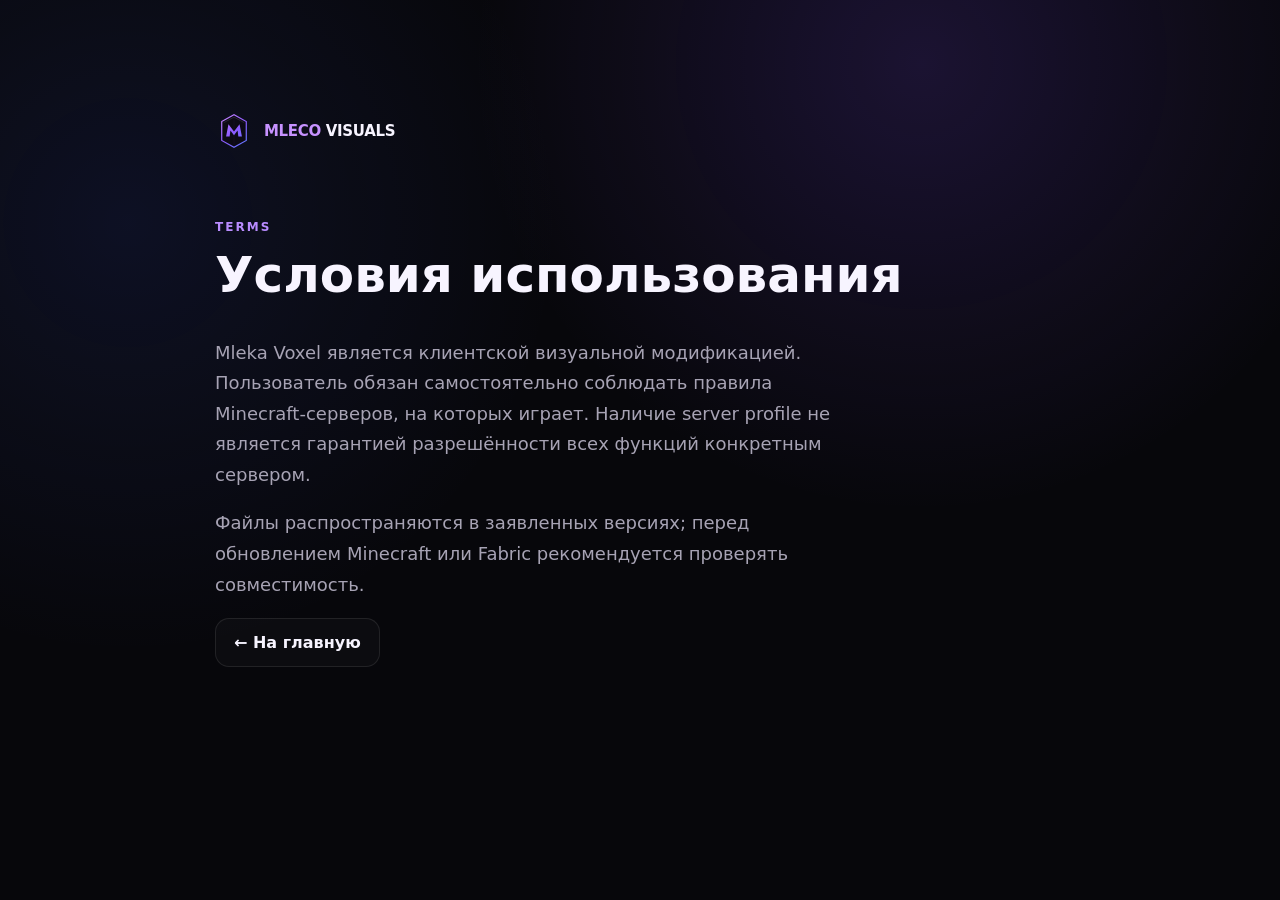
<file: mlecovisuals/terms/index.html>
<!doctype html><meta charset="utf-8"><meta name="viewport" content="width=device-width,initial-scale=1"><title>Mleco Visuals — Terms</title><link rel="stylesheet" href="../assets/styles.css"><body><main class="section container" style="max-width:850px"><a class="brand" href="../"><img src="../assets/logo.svg"><span><b>MLECO</b> VISUALS</span></a><div style="margin-top:70px"><p class="kicker">TERMS</p><h1 style="font-size:50px">Условия использования</h1><p class="lead">Mleka Voxel является клиентской визуальной модификацией. Пользователь обязан самостоятельно соблюдать правила Minecraft-серверов, на которых играет. Наличие server profile не является гарантией разрешённости всех функций конкретным сервером.</p><p class="lead">Файлы распространяются в заявленных версиях; перед обновлением Minecraft или Fabric рекомендуется проверять совместимость.</p><p><a class="ghost-btn" href="../">← На главную</a></p></div></main></body>
</file>
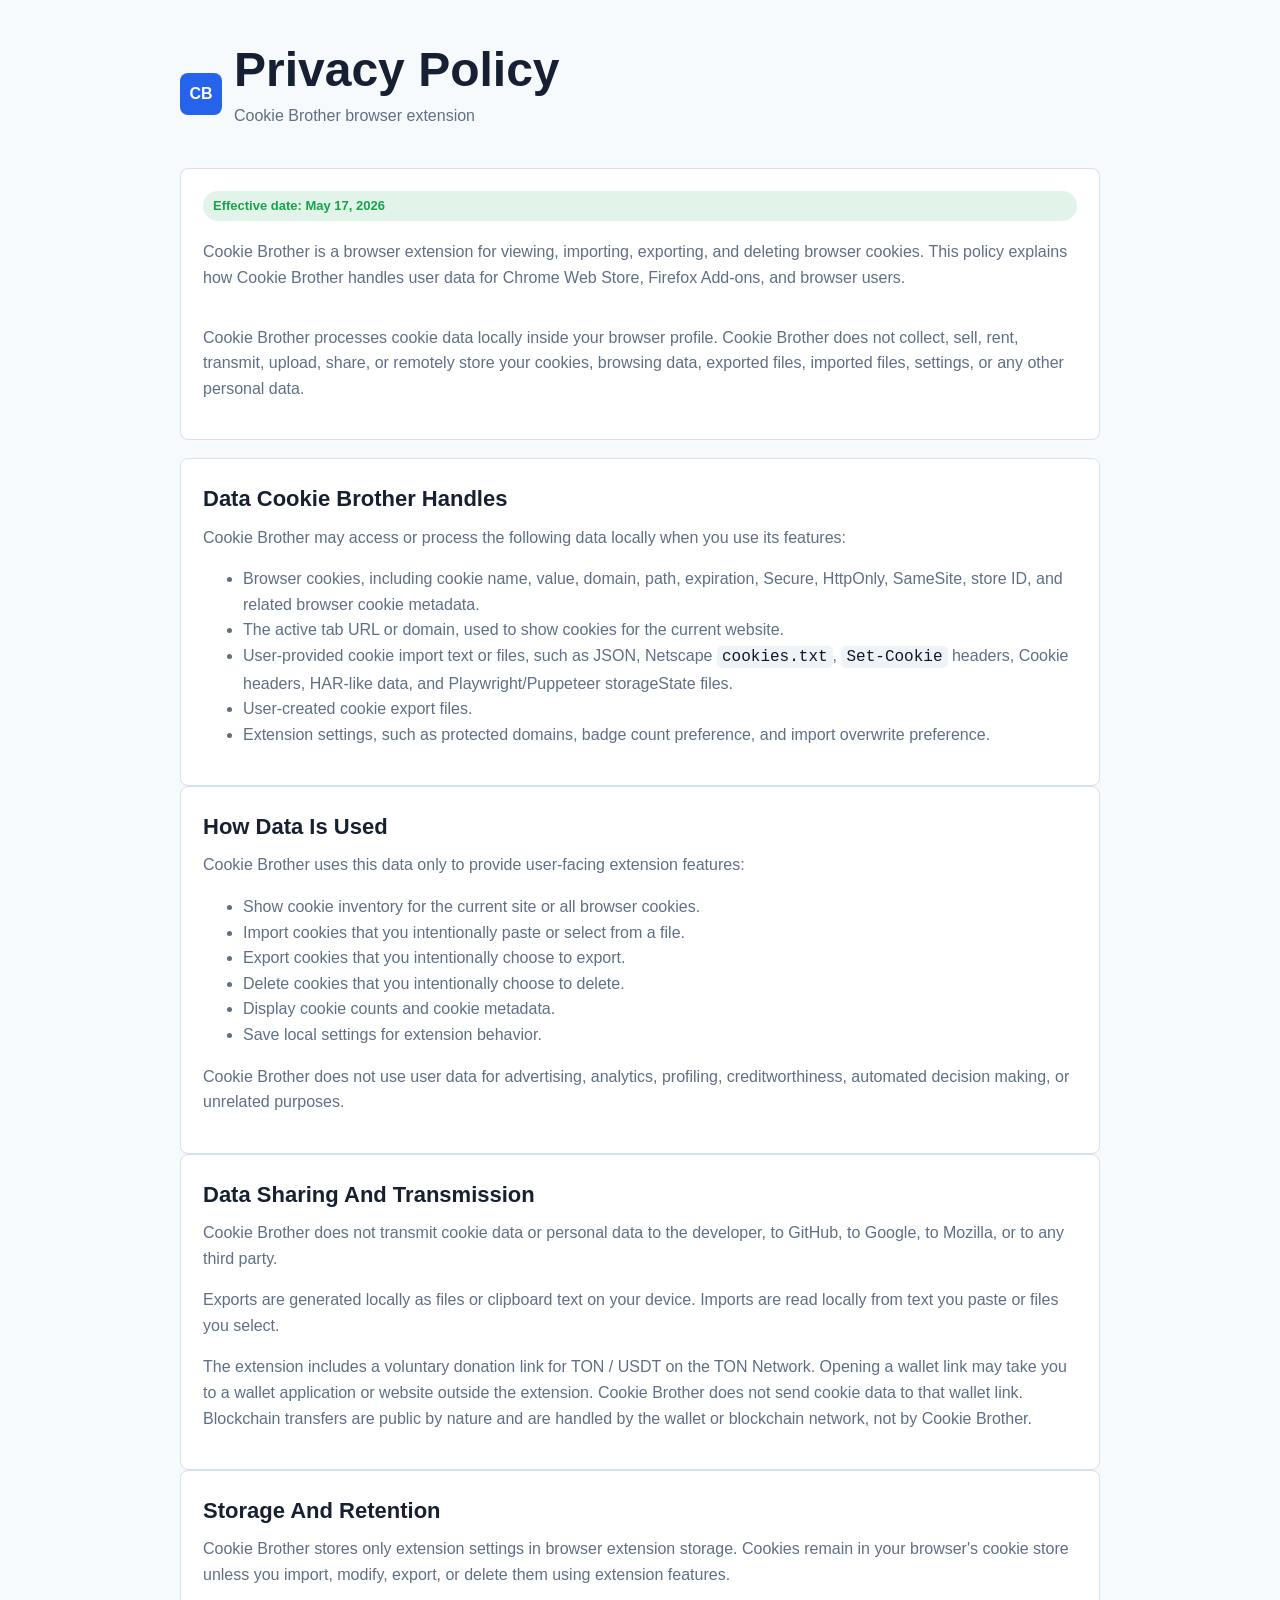
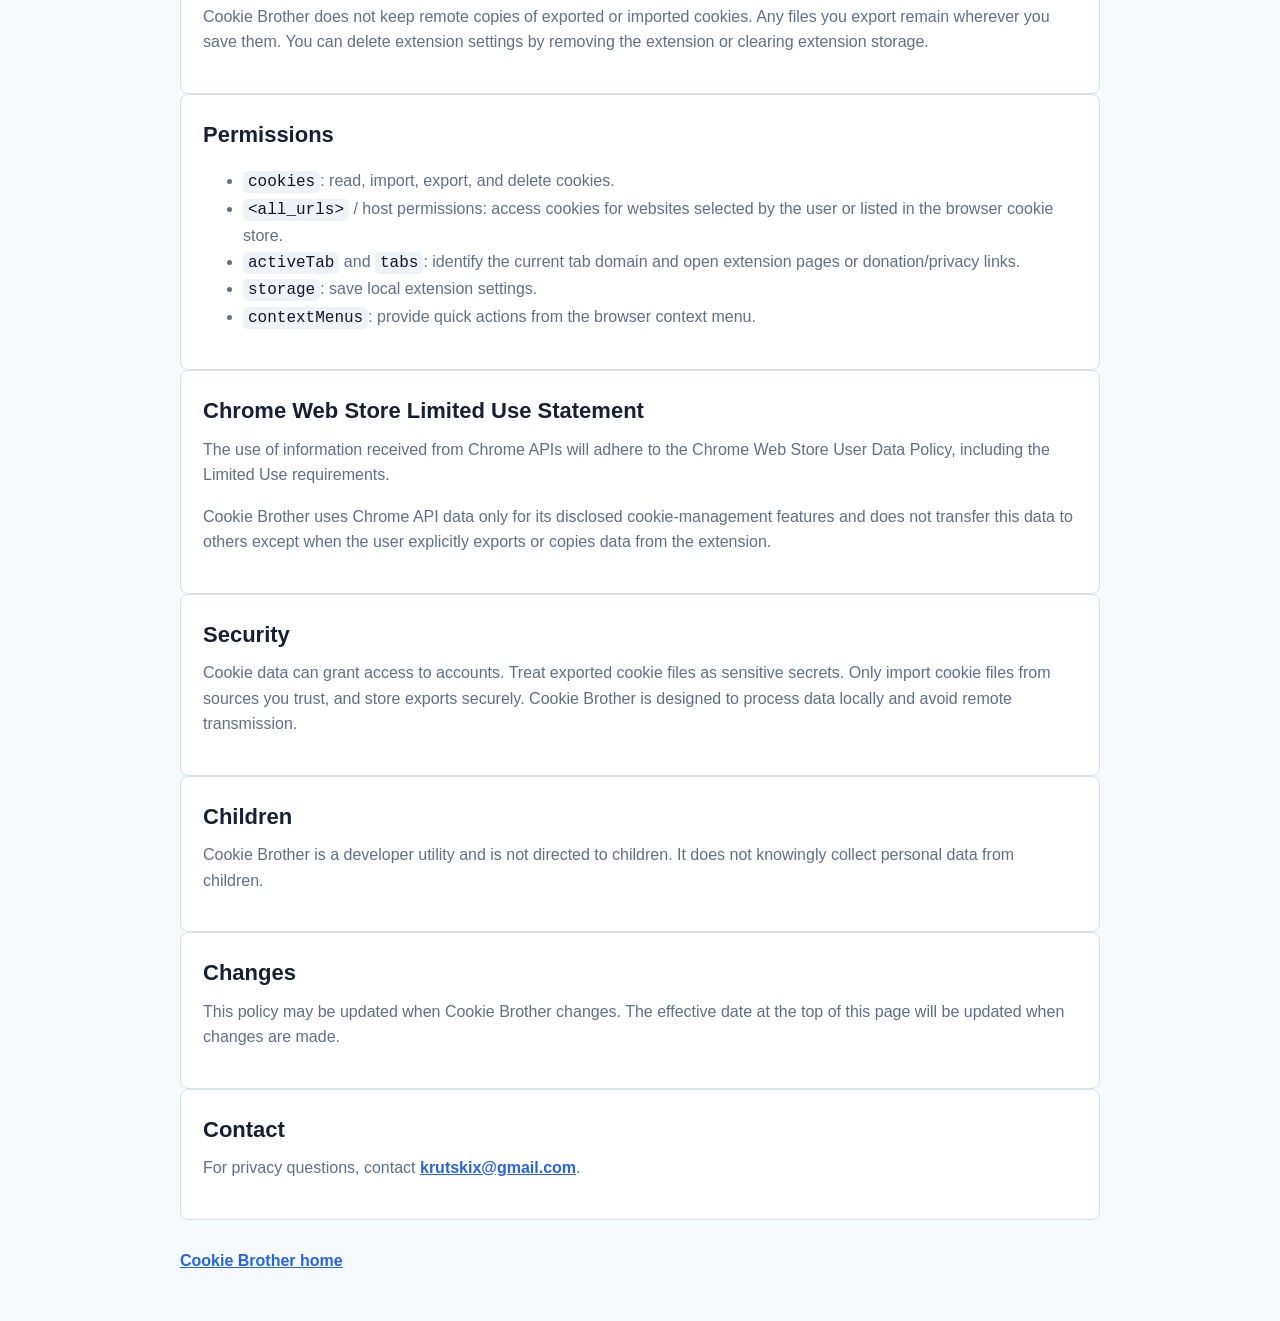
<file: cookie-brother/privacy-policy.html>
<!doctype html>
<html lang="en">
<head>
  <meta charset="utf-8">
  <meta name="viewport" content="width=device-width, initial-scale=1">
  <title>Cookie Brother Privacy Policy</title>
  <meta name="description" content="Privacy Policy for the Cookie Brother browser extension.">
  <link rel="stylesheet" href="styles.css">
</head>
<body>
  <header>
    <div class="brand">
      <span class="mark">CB</span>
      <div>
        <h1>Privacy Policy</h1>
        <p>Cookie Brother browser extension</p>
      </div>
    </div>
  </header>

  <main>
    <section class="hero">
      <span class="badge">Effective date: May 17, 2026</span>
      <p>
        Cookie Brother is a browser extension for viewing, importing,
        exporting, and deleting browser cookies. This policy explains how Cookie
        Brother handles user data for Chrome Web Store, Firefox Add-ons, and
        browser users.
      </p>
      <p>
        Cookie Brother processes cookie data locally inside your browser
        profile. Cookie Brother does not collect, sell, rent, transmit, upload,
        share, or remotely store your cookies, browsing data, exported files,
        imported files, settings, or any other personal data.
      </p>
    </section>

    <section class="card">
      <h2>Data Cookie Brother Handles</h2>
      <p>Cookie Brother may access or process the following data locally when you use its features:</p>
      <ul>
        <li>Browser cookies, including cookie name, value, domain, path, expiration, Secure, HttpOnly, SameSite, store ID, and related browser cookie metadata.</li>
        <li>The active tab URL or domain, used to show cookies for the current website.</li>
        <li>User-provided cookie import text or files, such as JSON, Netscape <code>cookies.txt</code>, <code>Set-Cookie</code> headers, Cookie headers, HAR-like data, and Playwright/Puppeteer storageState files.</li>
        <li>User-created cookie export files.</li>
        <li>Extension settings, such as protected domains, badge count preference, and import overwrite preference.</li>
      </ul>
    </section>

    <section class="card">
      <h2>How Data Is Used</h2>
      <p>Cookie Brother uses this data only to provide user-facing extension features:</p>
      <ul>
        <li>Show cookie inventory for the current site or all browser cookies.</li>
        <li>Import cookies that you intentionally paste or select from a file.</li>
        <li>Export cookies that you intentionally choose to export.</li>
        <li>Delete cookies that you intentionally choose to delete.</li>
        <li>Display cookie counts and cookie metadata.</li>
        <li>Save local settings for extension behavior.</li>
      </ul>
      <p>Cookie Brother does not use user data for advertising, analytics, profiling, creditworthiness, automated decision making, or unrelated purposes.</p>
    </section>

    <section class="card">
      <h2>Data Sharing And Transmission</h2>
      <p>Cookie Brother does not transmit cookie data or personal data to the developer, to GitHub, to Google, to Mozilla, or to any third party.</p>
      <p>Exports are generated locally as files or clipboard text on your device. Imports are read locally from text you paste or files you select.</p>
      <p>The extension includes a voluntary donation link for TON / USDT on the TON Network. Opening a wallet link may take you to a wallet application or website outside the extension. Cookie Brother does not send cookie data to that wallet link. Blockchain transfers are public by nature and are handled by the wallet or blockchain network, not by Cookie Brother.</p>
    </section>

    <section class="card">
      <h2>Storage And Retention</h2>
      <p>Cookie Brother stores only extension settings in browser extension storage. Cookies remain in your browser's cookie store unless you import, modify, export, or delete them using extension features.</p>
      <p>Cookie Brother does not keep remote copies of exported or imported cookies. Any files you export remain wherever you save them. You can delete extension settings by removing the extension or clearing extension storage.</p>
    </section>

    <section class="card">
      <h2>Permissions</h2>
      <ul>
        <li><code>cookies</code>: read, import, export, and delete cookies.</li>
        <li><code>&lt;all_urls&gt;</code> / host permissions: access cookies for websites selected by the user or listed in the browser cookie store.</li>
        <li><code>activeTab</code> and <code>tabs</code>: identify the current tab domain and open extension pages or donation/privacy links.</li>
        <li><code>storage</code>: save local extension settings.</li>
        <li><code>contextMenus</code>: provide quick actions from the browser context menu.</li>
      </ul>
    </section>

    <section class="card">
      <h2>Chrome Web Store Limited Use Statement</h2>
      <p>The use of information received from Chrome APIs will adhere to the Chrome Web Store User Data Policy, including the Limited Use requirements.</p>
      <p>Cookie Brother uses Chrome API data only for its disclosed cookie-management features and does not transfer this data to others except when the user explicitly exports or copies data from the extension.</p>
    </section>

    <section class="card">
      <h2>Security</h2>
      <p>Cookie data can grant access to accounts. Treat exported cookie files as sensitive secrets. Only import cookie files from sources you trust, and store exports securely. Cookie Brother is designed to process data locally and avoid remote transmission.</p>
    </section>

    <section class="card">
      <h2>Children</h2>
      <p>Cookie Brother is a developer utility and is not directed to children. It does not knowingly collect personal data from children.</p>
    </section>

    <section class="card">
      <h2>Changes</h2>
      <p>This policy may be updated when Cookie Brother changes. The effective date at the top of this page will be updated when changes are made.</p>
    </section>

    <section class="card">
      <h2>Contact</h2>
      <p>For privacy questions, contact <a href="mailto:krutskix@gmail.com">krutskix@gmail.com</a>.</p>
    </section>
  </main>

  <footer>
    <p><a href="index.html">Cookie Brother home</a></p>
  </footer>
</body>
</html>
</file>
<file: cookie-brother/styles.css>
:root {
  --bg: #f7fafc;
  --panel: #ffffff;
  --text: #172033;
  --muted: #5f6f85;
  --line: #d8e0ea;
  --primary: #2563eb;
  --green: #16a34a;
}

* {
  box-sizing: border-box;
}

body {
  margin: 0;
  color: var(--text);
  background: var(--bg);
  font: 16px/1.6 -apple-system, BlinkMacSystemFont, "Segoe UI", Roboto, Arial, sans-serif;
}

header,
main,
footer {
  width: min(920px, calc(100% - 32px));
  margin: 0 auto;
}

header {
  padding: 44px 0 24px;
}

.brand {
  display: flex;
  align-items: center;
  gap: 12px;
}

.mark {
  display: grid;
  place-items: center;
  width: 42px;
  height: 42px;
  border-radius: 8px;
  background: var(--primary);
  color: #fff;
  font-weight: 800;
}

h1,
h2,
p {
  margin-top: 0;
}

h1 {
  margin-bottom: 6px;
  font-size: clamp(30px, 5vw, 48px);
  line-height: 1.1;
  letter-spacing: 0;
}

h2 {
  margin-bottom: 8px;
  font-size: 22px;
  letter-spacing: 0;
}

p,
li {
  color: var(--muted);
}

a {
  color: var(--primary);
  font-weight: 700;
}

.hero,
.card {
  padding: 22px;
  border: 1px solid var(--line);
  border-radius: 8px;
  background: var(--panel);
}

.hero {
  display: grid;
  gap: 18px;
  margin-bottom: 18px;
}

.grid {
  display: grid;
  grid-template-columns: repeat(2, minmax(0, 1fr));
  gap: 14px;
}

.badge {
  display: inline-flex;
  align-items: center;
  min-height: 30px;
  padding: 4px 10px;
  border-radius: 999px;
  background: rgba(22, 163, 74, 0.12);
  color: var(--green);
  font-size: 13px;
  font-weight: 800;
}

code {
  padding: 2px 5px;
  border-radius: 5px;
  background: #eef3f8;
  color: #0f172a;
  font-family: ui-monospace, SFMono-Regular, Menlo, Consolas, monospace;
}

footer {
  padding: 28px 0 44px;
  color: var(--muted);
}

@media (max-width: 720px) {
  .grid {
    grid-template-columns: 1fr;
  }
}
</file>
<file: mlecovisuals/assets/styles.css>
:root{--bg:#07070b;--bg2:#0c0b12;--panel:#101019;--panel2:#15131f;--text:#f7f4ff;--muted:#a7a3b4;--line:rgba(255,255,255,.09);--accent:#a56cff;--accent2:#6e7cff;--green:#63e6a8;--danger:#ff7d9b;--shadow:0 30px 90px rgba(0,0,0,.45);--radius:26px}
*{box-sizing:border-box}html{scroll-behavior:smooth;background:var(--bg)}body{margin:0;color:var(--text);font-family:Inter,ui-sans-serif,system-ui,-apple-system,"Segoe UI",sans-serif;background:radial-gradient(circle at 72% 8%,rgba(132,80,255,.16),transparent 28rem),radial-gradient(circle at 10% 28%,rgba(74,102,255,.10),transparent 27rem),var(--bg);overflow-x:hidden}a{color:inherit;text-decoration:none}button,input{font:inherit}.container{width:min(1180px,calc(100% - 36px));margin:auto}.noise{position:fixed;inset:0;pointer-events:none;opacity:.025;z-index:20;background-image:url("data:image/svg+xml,%3Csvg viewBox='0 0 180 180' xmlns='http://www.w3.org/2000/svg'%3E%3Cfilter id='n'%3E%3CfeTurbulence type='fractalNoise' baseFrequency='.9' numOctaves='3' stitchTiles='stitch'/%3E%3C/filter%3E%3Crect width='100%25' height='100%25' filter='url(%23n)' opacity='.7'/%3E%3C/svg%3E")}.orb{position:fixed;width:34rem;height:34rem;border-radius:50%;filter:blur(110px);pointer-events:none;opacity:.13;z-index:-1}.orb.a{background:#a760ff;right:-12rem;top:3rem}.orb.b{background:#526cff;left:-17rem;top:48rem}.nav-wrap{position:sticky;top:0;z-index:50;background:rgba(7,7,11,.72);backdrop-filter:blur(22px);border-bottom:1px solid rgba(255,255,255,.05)}.nav{height:76px;display:flex;align-items:center;justify-content:space-between;gap:28px}.brand{display:flex;align-items:center;gap:11px;font-weight:800;letter-spacing:-.02em}.brand img{width:38px;height:38px}.brand span{font-size:15px}.brand b{color:#c792ff}.nav-links{display:flex;gap:28px;color:#bcb8c8;font-size:14px}.nav-links a{transition:.2s}.nav-links a:hover{color:white}.pill-btn,.primary-btn,.ghost-btn{display:inline-flex;align-items:center;justify-content:center;border-radius:14px;font-weight:700;transition:.2s;cursor:pointer}.pill-btn{padding:10px 16px;border:1px solid var(--line);background:rgba(255,255,255,.035)}.pill-btn:hover,.ghost-btn:hover{background:rgba(255,255,255,.08);transform:translateY(-1px)}.primary-btn{gap:12px;padding:15px 20px;color:#fff;border:0;background:linear-gradient(120deg,#a66dff,#6e7cff);box-shadow:0 12px 40px rgba(130,87,255,.25)}.primary-btn:hover{transform:translateY(-2px);box-shadow:0 18px 50px rgba(130,87,255,.34)}.ghost-btn{padding:14px 18px;border:1px solid var(--line);background:rgba(255,255,255,.025)}
.hero{min-height:760px;display:grid;grid-template-columns:1fr 1.05fr;gap:72px;align-items:center;padding-top:70px;padding-bottom:85px}.eyebrow,.kicker{font-size:12px;font-weight:800;letter-spacing:.17em;text-transform:uppercase;color:#b98cff}.eyebrow{display:inline-flex;align-items:center;gap:9px;border:1px solid rgba(173,112,255,.2);background:rgba(173,112,255,.07);padding:9px 12px;border-radius:999px}.eyebrow i{width:7px;height:7px;background:var(--green);border-radius:50%;box-shadow:0 0 14px var(--green)}h1,h2,h3,p{margin-top:0}.hero h1{font-size:clamp(50px,6vw,84px);line-height:.96;letter-spacing:-.065em;margin:25px 0 24px}.hero h1 span{background:linear-gradient(105deg,#ead3ff,#ab78ff 50%,#8090ff);-webkit-background-clip:text;background-clip:text;color:transparent}.lead{font-size:18px;line-height:1.7;color:var(--muted);max-width:620px}.hero-actions{display:flex;gap:12px;margin:34px 0 28px}.hero-meta{display:flex;flex-wrap:wrap;gap:10px;color:#777282;font-size:12px}.hero-meta span{border:1px solid var(--line);border-radius:999px;padding:7px 10px}.visual-shell{border:1px solid rgba(255,255,255,.10);background:rgba(12,11,18,.9);border-radius:28px;box-shadow:var(--shadow);overflow:hidden;transform:perspective(1000px) rotateY(-2.5deg) rotateX(1.5deg);transition:.35s}.visual-shell:hover{transform:perspective(1000px) rotateY(0) rotateX(0) translateY(-4px)}.window-top{height:48px;border-bottom:1px solid var(--line);display:flex;align-items:center;padding:0 17px;gap:7px;color:#777281;font-size:10px;letter-spacing:.15em}.window-top i{width:8px;height:8px;border-radius:50%;background:#32303c}.window-top b{margin-left:auto;font-size:9px}.scene{height:510px;position:relative;overflow:hidden;background:linear-gradient(160deg,#161427 0,#0d101b 50%,#08090f 100%)}.scene:before{content:"";position:absolute;inset:0;background:linear-gradient(rgba(165,108,255,.06) 1px,transparent 1px),linear-gradient(90deg,rgba(165,108,255,.06) 1px,transparent 1px);background-size:42px 42px;transform:perspective(550px) rotateX(63deg) scale(1.8) translateY(29%);transform-origin:center bottom}.scene:after{content:"";position:absolute;width:340px;height:340px;border-radius:50%;background:rgba(151,89,255,.20);filter:blur(90px);right:-100px;top:-80px}.hud{position:absolute;z-index:2;background:rgba(10,9,16,.78);border:1px solid rgba(255,255,255,.11);backdrop-filter:blur(15px);border-radius:13px;padding:10px 12px;box-shadow:0 12px 38px rgba(0,0,0,.28)}.watermark{left:18px;top:18px;display:flex;align-items:center;gap:9px}.watermark img{width:28px}.watermark b{display:block;font-size:11px}.watermark small{font-size:8px;color:#8c8798}.fps{right:18px;top:18px;font-size:12px}.fps b{color:#ceadff}.coords{left:18px;bottom:18px}.coords small{font-size:8px;color:#807b8c;display:block}.coords b{font-size:11px}.server-pill{right:18px;bottom:18px;font-size:10px}.server-pill span{color:var(--green);font-weight:800}.menu-card{position:absolute;z-index:3;left:50%;top:50%;transform:translate(-50%,-50%);width:265px;padding:16px;border-radius:20px;background:rgba(13,12,20,.92);border:1px solid rgba(255,255,255,.11);backdrop-filter:blur(20px);box-shadow:0 30px 80px rgba(0,0,0,.52)}.menu-title{display:flex;justify-content:space-between;align-items:end;border-bottom:1px solid var(--line);padding-bottom:11px;margin-bottom:8px}.menu-title b{font-size:14px}.menu-title small{font-size:8px;color:#797481}.menu-row{display:flex;align-items:center;justify-content:space-between;padding:10px 4px;font-size:11px;color:#aaa5b7}.switch{width:28px;height:16px;border-radius:20px;background:#302d39;padding:2px}.switch:after{content:"";display:block;width:12px;height:12px;border-radius:50%;background:#767180;transition:.2s}.menu-row.on{color:#f5f1ff}.menu-row.on .switch{background:linear-gradient(90deg,#9f66ff,#707cff)}.menu-row.on .switch:after{transform:translateX(12px);background:white}.cross{position:absolute;z-index:2;left:50%;top:36%;width:38px;height:38px;animation:breathe 1.8s ease-in-out infinite}.cross i{position:absolute;background:#e4d4ff;border-radius:2px;box-shadow:0 0 10px rgba(174,114,255,.65)}.cross i:nth-child(1){width:2px;height:10px;left:18px}.cross i:nth-child(2){width:2px;height:10px;left:18px;bottom:0}.cross i:nth-child(3){height:2px;width:10px;top:18px}.cross i:nth-child(4){height:2px;width:10px;top:18px;right:0}@keyframes breathe{50%{transform:scale(1.15);opacity:.78}}
.ticker{border-block:1px solid var(--line);overflow:hidden;background:#0b0a10}.ticker-track{display:flex;width:max-content;gap:26px;align-items:center;padding:15px 0;animation:marquee 26s linear infinite;color:#8e8998;font-size:11px;font-weight:800;letter-spacing:.15em}.ticker-track b{color:#b681ff}@keyframes marquee{to{transform:translateX(-50%)}}.section{padding:112px 0}.section-head{display:flex;justify-content:space-between;align-items:end;gap:50px;margin-bottom:44px}.section-head h2{font-size:clamp(35px,4vw,54px);letter-spacing:-.045em;margin:8px 0 0;max-width:700px}.section-head>p{max-width:430px;color:var(--muted);line-height:1.7;margin:0}.feature-grid{display:grid;grid-template-columns:repeat(3,1fr);gap:14px}.card{position:relative;overflow:hidden;border:1px solid var(--line);border-radius:24px;background:linear-gradient(150deg,rgba(255,255,255,.045),rgba(255,255,255,.018));padding:28px;min-height:240px;transition:.25s}.card:hover{transform:translateY(-4px);border-color:rgba(170,110,255,.28);background:linear-gradient(150deg,rgba(165,108,255,.08),rgba(255,255,255,.02))}.card.wide{grid-column:span 2}.icon{width:44px;height:44px;border:1px solid rgba(177,124,255,.22);border-radius:13px;display:grid;place-items:center;background:rgba(166,108,255,.09);color:#c69cff;font-size:20px;margin-bottom:48px}.card h3{font-size:20px;margin-bottom:10px}.card p{color:#9691a2;line-height:1.65;font-size:14px;margin:0}.chips{display:flex;gap:6px;flex-wrap:wrap;margin-top:22px}.chips span{font-size:9px;font-weight:800;letter-spacing:.1em;border:1px solid var(--line);border-radius:8px;padding:6px 8px;color:#bcb6c9}.server-section{background:linear-gradient(180deg,transparent,rgba(118,81,255,.055),transparent)}.server-grid{display:grid;grid-template-columns:repeat(3,1fr);gap:14px}.server-card{border:1px solid var(--line);border-radius:24px;padding:28px;background:#0c0b11}.server-card small{font-size:10px;color:#756f80}.server-card h3{font-size:27px;margin:40px 0 8px}.server-card p{color:#928d9e;min-height:48px}.tag{display:inline-flex;font-size:9px;font-weight:900;letter-spacing:.11em;padding:7px 9px;border-radius:8px;background:rgba(99,230,168,.08);color:#69e9ad;border:1px solid rgba(99,230,168,.15)}
.pricing-grid{display:grid;grid-template-columns:1fr 1fr;gap:16px;max-width:900px;margin:auto}.price-card{border:1px solid var(--line);border-radius:26px;padding:30px;background:#0d0c13;position:relative}.price-card.featured{background:radial-gradient(circle at 90% 0,rgba(165,108,255,.18),transparent 260px),#100e18;border-color:rgba(169,109,255,.35)}.price-card .badge{position:absolute;right:20px;top:20px;font-size:9px;font-weight:900;letter-spacing:.1em;color:#d2adff;background:rgba(165,108,255,.1);padding:7px 9px;border-radius:8px}.price-card h3{font-size:20px}.price{font-size:48px;font-weight:800;letter-spacing:-.05em;margin:22px 0 8px}.price small{font-size:13px;color:#898392;font-weight:500;letter-spacing:0}.price-card ul{list-style:none;padding:0;margin:28px 0}.price-card li{color:#aaa5b3;font-size:13px;padding:8px 0}.price-card li:before{content:"✓";color:var(--green);margin-right:10px}.price-card button{width:100%}.payment-note{margin-top:15px;color:#777180;font-size:11px;line-height:1.5}.download-panel{border:1px solid rgba(174,113,255,.22);border-radius:30px;padding:42px;background:radial-gradient(circle at 80% 0,rgba(160,98,255,.2),transparent 360px),#0d0c14;display:grid;grid-template-columns:1fr 1fr;gap:55px;align-items:center}.download-panel h2{font-size:45px;letter-spacing:-.045em;margin:8px 0 15px}.download-panel p{color:#9892a4;line-height:1.65}.download-actions{display:grid;gap:10px}.download-card{display:flex;align-items:center;justify-content:space-between;padding:17px 18px;border:1px solid var(--line);border-radius:17px;background:rgba(255,255,255,.035);transition:.2s}.download-card:hover{transform:translateY(-2px);background:rgba(255,255,255,.07)}.download-card.primary{background:linear-gradient(120deg,rgba(161,103,255,.2),rgba(98,116,255,.12));border-color:rgba(169,111,255,.32)}.download-card small{display:block;color:#8f8998;font-size:8px;letter-spacing:.12em;margin-bottom:5px}.download-card b{display:block;font-size:14px}.download-card em{display:block;font-size:10px;color:#77717e;font-style:normal;margin-top:4px}.download-card strong{font-size:21px;color:#bf95ff}.hash{font-size:10px;color:#77717e;text-align:right;margin-top:5px}.faq{max-width:920px;margin:auto}.faq details{border-bottom:1px solid var(--line);padding:19px 0}.faq summary{cursor:pointer;font-weight:700;list-style:none}.faq summary::-webkit-details-marker{display:none}.faq summary:after{content:"+";float:right;color:#b483ff}.faq details[open] summary:after{content:"−"}.faq p{color:#928d9c;line-height:1.65;margin:13px 0 0;max-width:760px}.footer{border-top:1px solid var(--line);padding:38px 0 55px}.footer-inner{display:flex;justify-content:space-between;align-items:center;gap:25px;color:#77717f;font-size:12px}.footer-links{display:flex;gap:18px}.footer-links a:hover{color:#fff}.modal{position:fixed;inset:0;background:rgba(0,0,0,.68);backdrop-filter:blur(10px);display:none;place-items:center;z-index:100;padding:20px}.modal.open{display:grid}.modal-card{width:min(480px,100%);border:1px solid var(--line);border-radius:24px;background:#100e18;padding:28px;box-shadow:var(--shadow)}.modal-head{display:flex;justify-content:space-between;align-items:center}.modal-head button{border:0;background:transparent;color:#aaa3b4;font-size:28px;cursor:pointer}.modal-card h3{font-size:27px;margin:22px 0 8px}.modal-card p{color:#aaa4b3;line-height:1.6}.status-box{margin-top:18px;padding:14px;border-radius:13px;border:1px solid rgba(255,196,112,.18);background:rgba(255,196,112,.06);font-size:12px;color:#e7c391}.reveal{opacity:0;transform:translateY(20px);transition:.75s cubic-bezier(.2,.7,.2,1)}.reveal.visible{opacity:1;transform:none}@media(max-width:920px){.nav-links{display:none}.hero{grid-template-columns:1fr;min-height:auto;padding-top:70px}.visual-shell{max-width:650px}.section-head{display:block}.section-head>p{margin-top:18px}.feature-grid,.server-grid{grid-template-columns:1fr 1fr}.card.wide{grid-column:span 2}.download-panel{grid-template-columns:1fr}.pricing-grid{grid-template-columns:1fr}.footer-inner{align-items:flex-start;flex-direction:column}}@media(max-width:620px){.container{width:min(100% - 24px,1180px)}.nav{height:68px}.pill-btn{display:none}.hero{gap:38px;padding-top:52px;padding-bottom:65px}.hero h1{font-size:49px}.hero-actions{flex-direction:column}.hero-actions a{width:100%}.scene{height:430px}.menu-card{width:230px}.feature-grid,.server-grid{grid-template-columns:1fr}.card.wide{grid-column:auto}.section{padding:78px 0}.section-head h2{font-size:38px}.download-panel{padding:25px}.download-panel h2{font-size:37px}.footer-links{flex-wrap:wrap}.window-top b{display:none}}
@media(prefers-reduced-motion:reduce){*{scroll-behavior:auto!important;animation:none!important;transition:none!important}.reveal{opacity:1;transform:none}}
</file>
